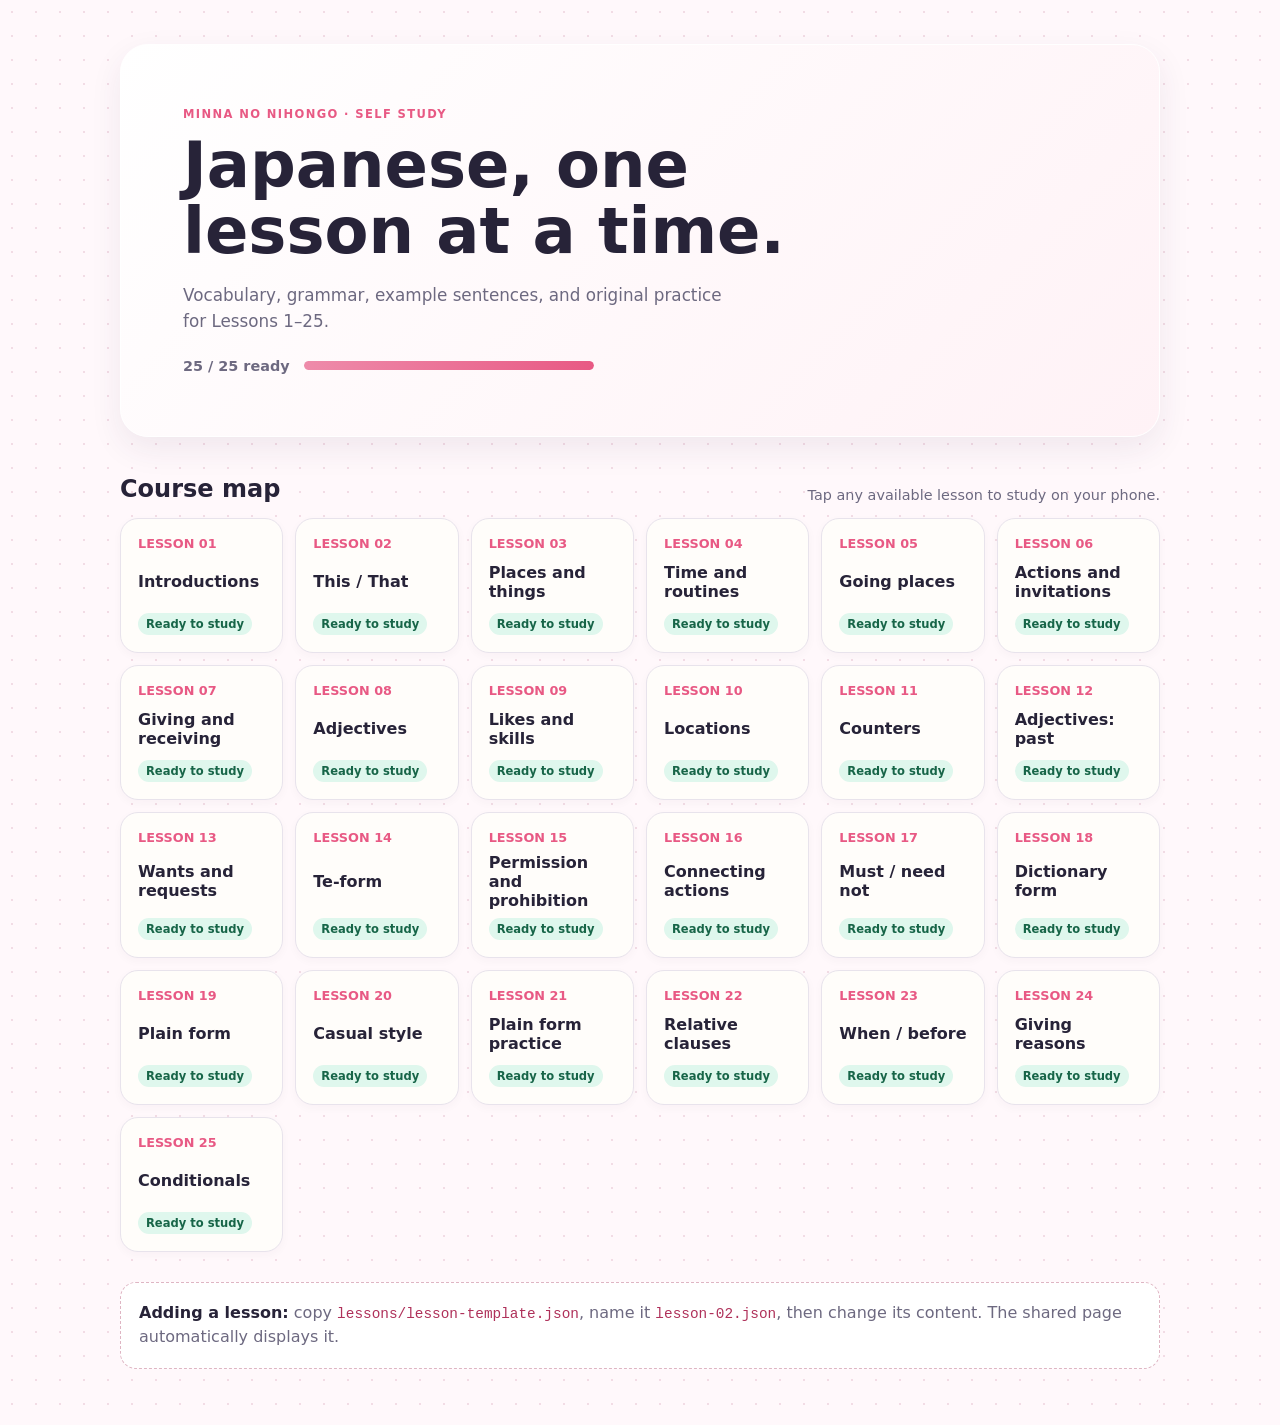
<file: index.html>
<!doctype html>
<html lang="en">
<head>
  <meta charset="utf-8">
  <meta name="viewport" content="width=device-width,initial-scale=1">
  <title>Minna Study Path</title>
  <link rel="stylesheet" href="assets/styles.css">
</head>
<body>
  <main class="shell">
    <header class="hero">
      <p class="eyebrow">MINNA NO NIHONGO · SELF STUDY</p>
      <h1>Japanese, one lesson at a time.</h1>
      <p class="lede">Vocabulary, grammar, example sentences, and original practice for Lessons 1–25.</p>
      <div class="progress-wrap"><span id="course-progress">0 / 25 ready</span><div class="progress"><i id="course-bar"></i></div></div>
    </header>
    <section aria-labelledby="lessons-heading">
      <div class="section-heading"><h2 id="lessons-heading">Course map</h2><p>Tap any available lesson to study on your phone.</p></div>
      <div id="lesson-grid" class="lesson-grid" aria-live="polite"></div>
    </section>
    <aside class="next-step"><strong>Adding a lesson:</strong> copy <code>lessons/lesson-template.json</code>, name it <code>lesson-02.json</code>, then change its content. The shared page automatically displays it.</aside>
  </main>
  <script src="assets/home.js"></script>
</body>
</html>
</file>
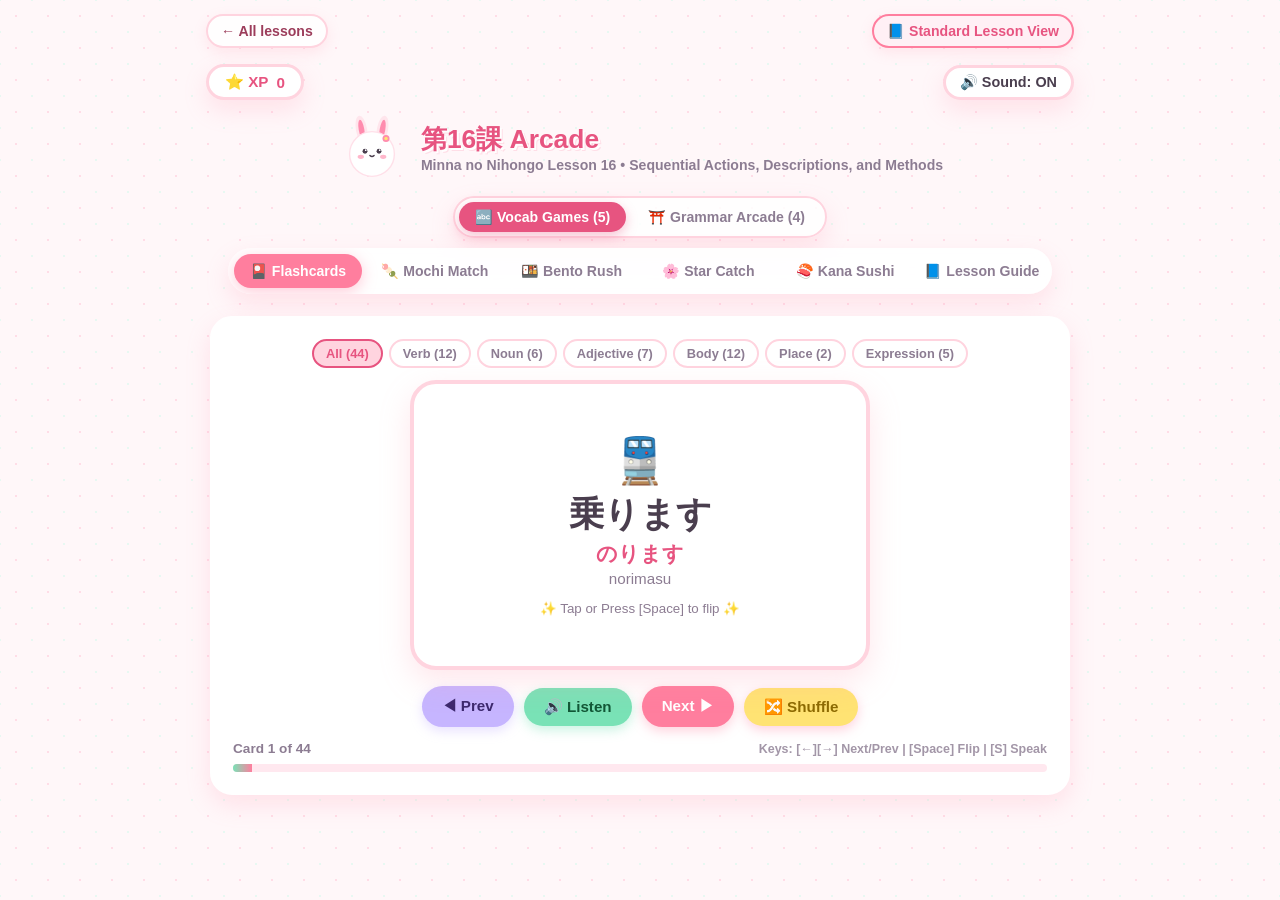
<file: Exercise.htm>
<!DOCTYPE html>
<html lang="ja">
<head>
  <meta charset="UTF-8">
  <meta name="viewport" content="width=device-width, initial-scale=1.0">
  <title>みんなの日本語 | Complete Study Arcade 🌸</title>
  <style>
    :root {
      --bg-cream: #FFF7F9;
      --card-bg: #FFFFFF;
      --pink-primary: #FF7E9E;
      --pink-light: #FFD4DF;
      --pink-deep: #E75480;
      --mint: #79E2B6;
      --mint-dark: #2F9B6E;
      --mint-light: #EEFFF7;
      --lavender: #C6B5FF;
      --sky: #8CD9FF;
      --yellow: #FFE373;
      --yellow-dark: #8C6A00;
      --text-main: #4A3E4E;
      --text-muted: #8C7C92;
      --shadow: 0 10px 25px rgba(255, 142, 170, 0.2);
      --radius: 22px;
      --font-main: -apple-system, BlinkMacSystemFont, 'Hiragino Sans', 'Yu Gothic', 'Meiryo', 'Noto Sans JP', sans-serif;
    }

    * {
      box-sizing: border-box;
      margin: 0;
      padding: 0;
      user-select: none;
      -webkit-user-select: none;
      -webkit-tap-highlight-color: transparent;
    }

    body {
      background: var(--bg-cream);
      color: var(--text-main);
      font-family: var(--font-main);
      min-height: 100vh;
      display: flex;
      flex-direction: column;
      align-items: center;
      padding-bottom: 40px;
      overflow-x: hidden;
      background-image: 
        radial-gradient(#FFDDE7 1.5px, transparent 1.5px),
        radial-gradient(#E8F8F2 1.5px, var(--bg-cream) 1.5px);
      background-size: 32px 32px;
      background-position: 0 0, 16px 16px;
    }

    header {
      width: 100%;
      max-width: 900px;
      padding: 16px 16px 8px;
      display: flex;
      flex-direction: column;
      align-items: center;
    }

    .course-back {
      align-self: flex-start;
      margin: 14px 16px -6px;
      color: #9C3D5B;
      background: rgba(255,255,255,0.92);
      border: 2px solid var(--pink-light);
      border-radius: 999px;
      padding: 7px 13px;
      text-decoration: none;
      font-weight: 800;
      font-size: 0.88rem;
      box-shadow: 0 5px 14px rgba(255, 142, 170, 0.16);
      transition: transform 0.15s;
    }
    .course-back:hover { transform: translateY(-2px); }
    .course-back:focus-visible { outline: 3px solid var(--sky); outline-offset: 2px; }

    .top-bar {
      width: 100%;
      display: flex;
      justify-content: space-between;
      align-items: center;
      margin-bottom: 12px;
    }

    .xp-badge {
      background: white;
      border: 3px solid var(--pink-light);
      padding: 6px 16px;
      border-radius: 50px;
      font-weight: 800;
      font-size: 0.95rem;
      color: var(--pink-deep);
      box-shadow: var(--shadow);
      display: flex;
      align-items: center;
      gap: 8px;
    }

    .audio-toggle-btn {
      background: white;
      border: 3px solid var(--pink-light);
      border-radius: 50px;
      padding: 6px 14px;
      cursor: pointer;
      font-size: 0.9rem;
      font-weight: 700;
      color: var(--text-main);
      box-shadow: var(--shadow);
      transition: all 0.2s;
    }
    .audio-toggle-btn:active { transform: scale(0.96); }

    .header-content {
      display: flex;
      align-items: center;
      gap: 14px;
      margin-bottom: 14px;
    }

    .mascot-container {
      width: 70px;
      height: 70px;
      animation: float 3s ease-in-out infinite;
      cursor: pointer;
      transition: transform 0.2s;
      flex-shrink: 0;
    }
    .mascot-container:active { transform: scale(1.15) rotate(6deg); }

    @keyframes float {
      0%, 100% { transform: translateY(0px); }
      50% { transform: translateY(-7px); }
    }

    .title-group h1 {
      font-size: 1.65rem;
      font-weight: 900;
      color: var(--pink-deep);
      text-shadow: 2px 2px 0px #FFF, 3px 3px 0px rgba(255, 126, 158, 0.2);
    }

    .title-group p {
      font-size: 0.88rem;
      color: var(--text-muted);
      font-weight: 600;
    }

    .arcade-mode-toggle {
      display: flex;
      gap: 6px;
      margin-bottom: 10px;
      background: rgba(255, 255, 255, 0.85);
      padding: 4px;
      border-radius: 50px;
      border: 2px solid var(--pink-light);
      box-shadow: var(--shadow);
    }

    .mode-toggle-btn {
      padding: 7px 16px;
      border-radius: 40px;
      border: none;
      background: transparent;
      font-family: inherit;
      font-weight: 850;
      font-size: 0.88rem;
      color: var(--text-muted);
      cursor: pointer;
      transition: all 0.2s;
      display: flex;
      align-items: center;
      gap: 6px;
    }

    .mode-toggle-btn.active {
      background: var(--pink-deep);
      color: white;
      box-shadow: 0 4px 12px rgba(231, 84, 128, 0.35);
    }

    .tabs-nav {
      display: flex;
      gap: 8px;
      max-width: 900px;
      width: 95%;
      overflow-x: auto;
      padding: 6px;
      background: rgba(255, 255, 255, 0.9);
      backdrop-filter: blur(8px);
      border-radius: 50px;
      box-shadow: var(--shadow);
      scrollbar-width: none;
    }
    .tabs-nav::-webkit-scrollbar { display: none; }

    .tab-btn {
      flex: 1;
      min-width: 120px;
      padding: 9px 12px;
      border: none;
      outline: none;
      background: transparent;
      border-radius: 40px;
      font-family: inherit;
      font-weight: 800;
      font-size: 0.88rem;
      color: var(--text-muted);
      cursor: pointer;
      display: flex;
      align-items: center;
      justify-content: center;
      gap: 6px;
      transition: all 0.2s ease;
      white-space: nowrap;
    }

    .tab-btn.active {
      background: var(--pink-primary);
      color: white;
      box-shadow: 0 4px 15px rgba(255, 126, 158, 0.4);
    }

    main {
      width: 95%;
      max-width: 860px;
      margin-top: 14px;
    }

    .game-section {
      display: none;
      animation: fadeIn 0.25s ease-out forwards;
    }
    .game-section.active { display: block; }

    @keyframes fadeIn {
      from { opacity: 0; transform: translateY(6px); }
      to { opacity: 1; transform: translateY(0); }
    }

    .kawaii-box {
      background: var(--card-bg);
      border-radius: var(--radius);
      box-shadow: var(--shadow);
      border: 3px solid #FFF;
      padding: 20px;
      position: relative;
    }

    .btn-cute {
      background: var(--pink-primary);
      color: white;
      border: none;
      padding: 10px 20px;
      border-radius: 50px;
      font-family: inherit;
      font-size: 0.95rem;
      font-weight: 800;
      cursor: pointer;
      transition: all 0.15s;
      box-shadow: 0 4px 12px rgba(255, 126, 158, 0.35);
      display: inline-flex;
      align-items: center;
      justify-content: center;
      gap: 6px;
    }
    .btn-cute:active { transform: scale(0.96); }

    .btn-mint {
      background: var(--mint);
      color: #115736;
      box-shadow: 0 4px 12px rgba(121, 226, 182, 0.4);
    }

    .btn-lavender {
      background: var(--lavender);
      color: #3b286d;
      box-shadow: 0 4px 12px rgba(198, 181, 255, 0.4);
    }

    /* FLASHCARDS */
    .flashcard-wrapper {
      perspective: 1000px;
      width: 100%;
      max-width: 460px;
      height: 290px;
      margin: 10px auto 16px;
      cursor: pointer;
    }
    .flashcard-inner {
      width: 100%;
      height: 100%;
      position: relative;
      transform-style: preserve-3d;
      transition: transform 0.5s cubic-bezier(0.175, 0.885, 0.32, 1.2);
      border-radius: 26px;
      box-shadow: 0 12px 30px rgba(255, 158, 181, 0.25);
    }
    .flashcard-wrapper.flipped .flashcard-inner { transform: rotateY(180deg); }
    .card-face {
      position: absolute;
      width: 100%;
      height: 100%;
      backface-visibility: hidden;
      border-radius: 26px;
      background: white;
      border: 4px solid var(--pink-light);
      display: flex;
      flex-direction: column;
      justify-content: center;
      align-items: center;
      padding: 20px;
      text-align: center;
    }
    .card-back {
      transform: rotateY(180deg);
      background: #FFFDF9;
      border-color: var(--yellow);
    }
    .card-face .card-icon { font-size: 2.8rem; margin-bottom: 4px; }
    .card-face .kanji-text { font-size: 2.2rem; font-weight: 900; color: var(--text-main); }
    .card-face .kana-text { font-size: 1.3rem; font-weight: 700; color: var(--pink-deep); margin-top: 2px; }
    .card-face .romaji-text { font-size: 0.95rem; color: var(--text-muted); margin-top: 2px; }
    .card-face .english-text { font-size: 1.45rem; font-weight: 900; color: var(--pink-deep); margin-bottom: 8px; line-height: 1.3; }
    .example-sentence {
      background: #FFF0F5;
      padding: 10px 14px;
      border-radius: 12px;
      font-size: 0.9rem;
      color: #6C4A5B;
      border-left: 4px solid var(--pink-primary);
      text-align: left;
      width: 100%;
      line-height: 1.45;
    }
    .card-controls {
      display: flex;
      justify-content: center;
      align-items: center;
      gap: 10px;
      flex-wrap: wrap;
    }
    .card-meta-bar {
      display: flex;
      justify-content: space-between;
      align-items: center;
      font-weight: 700;
      color: var(--text-muted);
      font-size: 0.85rem;
      margin-top: 14px;
    }
    .progress-bar-container {
      width: 100%;
      height: 8px;
      background: #FFE8EF;
      border-radius: 20px;
      overflow: hidden;
      margin-top: 8px;
    }
    .progress-fill {
      height: 100%;
      background: linear-gradient(90deg, var(--mint), var(--pink-primary));
      width: 0%;
      transition: width 0.3s;
    }
    .filter-tags {
      display: flex;
      gap: 6px;
      justify-content: center;
      margin-bottom: 12px;
      flex-wrap: wrap;
    }
    .tag-btn {
      padding: 5px 12px;
      border-radius: 30px;
      border: 2px solid var(--pink-light);
      background: white;
      font-size: 0.8rem;
      font-weight: 700;
      color: var(--text-muted);
      cursor: pointer;
      text-transform: capitalize;
    }
    .tag-btn.active {
      background: var(--pink-light);
      color: var(--pink-deep);
      border-color: var(--pink-deep);
    }

    /* MEMORY GAME */
    .memory-stats {
      display: flex;
      justify-content: space-around;
      margin-bottom: 14px;
      font-weight: 800;
      color: var(--text-muted);
    }
    .memory-stats span { color: var(--pink-deep); font-size: 1.15rem; }
    .memory-grid {
      display: grid;
      grid-template-columns: repeat(4, 1fr);
      gap: 10px;
    }
    @media (max-width: 600px) { .memory-grid { grid-template-columns: repeat(3, 1fr); } }
    .memory-card {
      height: 100px;
      position: relative;
      cursor: pointer;
      border-radius: 16px;
      perspective: 800px;
    }
    .memory-card-inner {
      width: 100%;
      height: 100%;
      position: relative;
      transform-style: preserve-3d;
      transition: transform 0.35s ease;
      border-radius: 16px;
    }
    .memory-card.flipped .memory-card-inner,
    .memory-card.matched .memory-card-inner { transform: rotateY(180deg); }
    .memory-face {
      position: absolute;
      width: 100%;
      height: 100%;
      backface-visibility: hidden;
      border-radius: 16px;
      display: flex;
      flex-direction: column;
      justify-content: center;
      align-items: center;
      padding: 6px;
      text-align: center;
      font-weight: 800;
      border: 3px solid #FFF;
      box-shadow: 0 4px 10px rgba(255, 142, 170, 0.15);
    }
    .memory-front { background: linear-gradient(135deg, #FFB8CE, #FF8CAE); color: white; font-size: 1.8rem; }
    .memory-back { background: white; transform: rotateY(180deg); border-color: var(--pink-light); color: var(--text-main); font-size: 0.92rem; }
    .memory-back .sub { font-size: 0.75rem; color: var(--pink-deep); margin-top: 3px; font-weight: 700; }
    .memory-card.matched { pointer-events: none; }
    .memory-card.matched .memory-back {
      background: var(--mint-light) !important;
      border: 3px solid var(--mint-dark) !important;
    }
    .matched-badge { position: absolute; top: 3px; right: 5px; font-size: 0.75rem; color: var(--mint-dark); }

    /* BENTO SPEED QUIZ */
    .quiz-header { display: flex; justify-content: space-between; align-items: center; margin-bottom: 10px; }
    .quiz-streak {
      background: var(--yellow);
      color: var(--yellow-dark);
      padding: 5px 12px;
      border-radius: 30px;
      font-weight: 800;
      font-size: 0.85rem;
    }
    .timer-bar { width: 100%; height: 9px; background: #FFE8EE; border-radius: 20px; overflow: hidden; margin-bottom: 16px; }
    .timer-fill { height: 100%; background: var(--pink-primary); width: 100%; transition: width 0.1s linear; }
    .quiz-question-box {
      text-align: center;
      padding: 22px 16px;
      background: #FFF9FA;
      border: 3px dashed var(--pink-light);
      border-radius: 18px;
      margin-bottom: 18px;
    }
    .quiz-prompt-label { font-size: 0.8rem; font-weight: 700; color: var(--text-muted); text-transform: uppercase; }
    .quiz-prompt-word { font-size: 2.1rem; font-weight: 900; color: var(--pink-deep); margin-top: 4px; }
    .quiz-prompt-sub { font-size: 1.1rem; color: var(--text-muted); font-weight: 700; }
    .quiz-options-grid { display: grid; grid-template-columns: 1fr 1fr; gap: 12px; }
    @media (max-width: 550px) { .quiz-options-grid { grid-template-columns: 1fr; } }
    .quiz-opt-btn {
      background: white;
      border: 3px solid var(--pink-light);
      padding: 14px 12px;
      border-radius: 16px;
      font-family: inherit;
      font-size: 0.98rem;
      font-weight: 800;
      color: var(--text-main);
      cursor: pointer;
      transition: all 0.15s;
      display: flex;
      align-items: center;
      gap: 10px;
      text-align: left;
    }
    .quiz-opt-key {
      background: #FFE5EE;
      color: var(--pink-deep);
      width: 26px;
      height: 26px;
      border-radius: 50%;
      display: flex;
      align-items: center;
      justify-content: center;
      font-size: 0.8rem;
      flex-shrink: 0;
    }
    .quiz-opt-btn.correct { background: var(--mint) !important; border-color: var(--mint-dark) !important; color: #0A5531 !important; }
    .quiz-opt-btn.wrong { background: #FFD4D4 !important; border-color: #FF6868 !important; color: #901111 !important; }

    /* STAR CATCHER */
    .catcher-arena {
      width: 100%;
      height: 360px;
      background: linear-gradient(180deg, #1A1838 0%, #3B2A63 70%, #683F75 100%);
      border-radius: 20px;
      position: relative;
      overflow: hidden;
    }
    .catcher-pause-screen {
      position: absolute;
      top: 0; left: 0; width: 100%; height: 100%;
      background: rgba(26, 24, 56, 0.88);
      backdrop-filter: blur(4px);
      display: none;
      flex-direction: column;
      justify-content: center;
      align-items: center;
      color: white;
      z-index: 50;
      text-align: center;
    }
    .falling-star {
      position: absolute;
      background: white;
      padding: 8px 16px;
      border-radius: 30px;
      font-weight: 900;
      font-size: 1.15rem;
      color: #3C1E5A;
      box-shadow: 0 0 15px rgba(255, 255, 255, 0.9);
      border: 3px solid var(--yellow);
      display: flex;
      align-items: center;
      gap: 6px;
      transform: translateX(-50%);
    }
    .star-basket-zone {
      position: absolute;
      bottom: 0; left: 0; width: 100%;
      padding: 10px;
      display: grid;
      grid-template-columns: repeat(3, 1fr);
      gap: 8px;
      background: rgba(255, 255, 255, 0.15);
      backdrop-filter: blur(5px);
    }
    .basket-btn {
      background: white;
      border: 3px solid var(--yellow);
      border-radius: 14px;
      padding: 10px 4px;
      font-family: inherit;
      font-weight: 800;
      font-size: 0.85rem;
      color: #3C1E5A;
      cursor: pointer;
    }
    .catcher-stats {
      display: flex;
      justify-content: space-between;
      color: white;
      font-weight: 800;
      padding: 10px 16px;
      position: relative;
      z-index: 5;
    }

    /* KANA SUSHI */
    .scramble-target { text-align: center; margin-bottom: 18px; }
    .scramble-en { font-size: 1.55rem; font-weight: 900; color: var(--pink-deep); }
    .scramble-kanji { font-size: 1.1rem; color: var(--text-muted); font-weight: 700; margin-top: 3px; }
    .scramble-slots { display: flex; gap: 8px; justify-content: center; margin-bottom: 20px; min-height: 55px; flex-wrap: wrap; }
    .slot-box {
      width: 50px; height: 55px;
      border-bottom: 4px solid var(--pink-primary);
      background: #FFF1F5;
      border-radius: 12px 12px 4px 4px;
      display: flex; align-items: center; justify-content: center;
      font-size: 1.5rem; font-weight: 900; color: var(--pink-deep);
      cursor: pointer;
    }
    .scramble-tiles { display: flex; gap: 10px; justify-content: center; flex-wrap: wrap; margin-bottom: 20px; }
    .kana-tile {
      width: 54px; height: 58px;
      background: white;
      border: 3px solid var(--pink-light);
      border-radius: 16px;
      display: flex; align-items: center; justify-content: center;
      font-size: 1.5rem; font-weight: 900; color: var(--text-main);
      cursor: pointer;
      box-shadow: 0 4px 10px rgba(255, 142, 170, 0.15);
    }
    .kana-tile.used { opacity: 0.2; pointer-events: none; }

    /* SHINKANSEN */
    .shinkansen-arena {
      background: linear-gradient(180deg, #E8F5FF 0%, #FFF 100%);
      border: 2px dashed #93D5FF;
      border-radius: 20px;
      padding: 20px 14px;
      text-align: center;
      margin-bottom: 18px;
      position: relative;
      overflow: hidden;
    }
    .train-track {
      min-height: 85px;
      border-bottom: 5px dashed #7DB7D9;
      display: flex;
      align-items: center;
      justify-content: flex-start;
      gap: 8px;
      padding: 10px 12px 4px;
      overflow-x: auto;
      margin-bottom: 16px;
      transition: transform 0.5s ease-in-out;
    }
    .carriage-car {
      background: #FFFFFF;
      border: 3px solid #3AA5E8;
      border-radius: 14px;
      padding: 10px 14px;
      font-weight: 850;
      color: #174E73;
      box-shadow: 0 4px 10px rgba(58, 165, 232, 0.2);
      cursor: pointer;
      display: inline-flex;
      align-items: center;
      gap: 6px;
      white-space: nowrap;
      position: relative;
    }
    .carriage-car::after {
      content: '● ●';
      position: absolute;
      bottom: -11px;
      left: 50%;
      transform: translateX(-50%);
      font-size: 0.65rem;
      color: #4A5F70;
      letter-spacing: 12px;
    }
    .engine-head {
      background: #3AA5E8;
      color: white;
      border-radius: 18px 8px 8px 18px;
      padding: 10px 14px;
      font-weight: 900;
      display: inline-flex;
      align-items: center;
      gap: 4px;
    }
    .carriage-pool {
      display: flex;
      gap: 10px;
      justify-content: center;
      flex-wrap: wrap;
      margin-top: 14px;
    }
    .chunk-tile {
      background: white;
      border: 3px solid var(--pink-light);
      border-radius: 14px;
      padding: 10px 16px;
      font-weight: 800;
      font-size: 1.05rem;
      color: var(--text-main);
      cursor: pointer;
      box-shadow: 0 4px 12px rgba(255, 142, 170, 0.15);
      transition: all 0.15s;
    }
    .chunk-tile:active { transform: scale(0.95); }
    .chunk-tile.used { opacity: 0.2; pointer-events: none; }

    @keyframes shake {
      0%, 100% { transform: translateX(0); }
      20%, 60% { transform: translateX(-8px); }
      40%, 80% { transform: translateX(8px); }
    }
    .shake-anim { animation: shake 0.4s ease-in-out; }

    /* TAKOYAKI */
    .takoyaki-grill {
      background: #332729;
      border: 5px solid #231B1C;
      border-radius: 24px;
      padding: 24px 16px;
      text-align: center;
      position: relative;
      box-shadow: inset 0 0 20px rgba(0,0,0,0.6);
      margin-bottom: 18px;
    }
    .takoyaki-ball {
      width: 140px;
      height: 140px;
      background: radial-gradient(circle at 35% 35%, #FFCE85, #E58E26);
      border-radius: 50%;
      margin: 0 auto 16px;
      display: flex;
      flex-direction: column;
      align-items: center;
      justify-content: center;
      box-shadow: 0 8px 25px rgba(229, 142, 38, 0.5);
      border: 4px solid #FFF3D6;
      transition: transform 0.4s cubic-bezier(0.175, 0.885, 0.32, 1.2);
    }
    .takoyaki-ball.flipped-ok {
      background: radial-gradient(circle at 35% 35%, #8DEBBF, #2F9B6E);
      box-shadow: 0 8px 25px rgba(47, 155, 110, 0.5);
      transform: rotate(360deg) scale(1.08);
    }
    .takoyaki-ball.burnt {
      background: radial-gradient(circle at 35% 35%, #7D6B6E, #3D2B2E);
      box-shadow: 0 8px 25px rgba(61, 43, 46, 0.5);
    }
    .sizzle-bar {
      width: 100%;
      height: 8px;
      background: rgba(255,255,255,0.2);
      border-radius: 20px;
      overflow: hidden;
      margin-bottom: 14px;
    }
    .sizzle-fill {
      height: 100%;
      background: var(--yellow);
      width: 100%;
      transition: width 0.1s linear;
    }
    .takoyaki-plate-btn {
      background: #FFF;
      color: #542E0C;
      border: 3px solid #E58E26;
      padding: 14px 10px;
      border-radius: 16px;
      font-weight: 850;
      font-size: 1rem;
      cursor: pointer;
      transition: all 0.15s;
    }
    .takoyaki-plate-btn.correct {
      background: var(--mint) !important;
      border-color: var(--mint-dark) !important;
      color: #0A5531 !important;
    }
    .takoyaki-plate-btn.wrong {
      background: #FFD4D4 !important;
      border-color: #FF6868 !important;
      color: #901111 !important;
    }

    /* BOBA */
    .boba-cup-arena {
      background: linear-gradient(180deg, #FFF0F5 0%, #FFE1EC 100%);
      border: 3px solid #FFC2D6;
      border-radius: 24px;
      padding: 24px 16px;
      text-align: center;
      position: relative;
      margin-bottom: 18px;
    }
    .boba-pearl-zone {
      display: flex;
      gap: 12px;
      justify-content: center;
      flex-wrap: wrap;
      margin-top: 20px;
    }
    .boba-pearl-btn {
      width: 65px;
      height: 65px;
      background: #4A3E4E;
      color: #FFE5EE;
      border: 3px solid #FFF;
      border-radius: 50%;
      font-size: 1.45rem;
      font-weight: 900;
      cursor: pointer;
      box-shadow: 0 6px 16px rgba(74, 62, 78, 0.3);
      display: flex;
      align-items: center;
      justify-content: center;
      transition: all 0.15s;
    }
    .boba-pearl-btn:active { transform: scale(0.9); }
    .boba-pearl-btn.correct { background: var(--mint-dark) !important; color: white !important; }
    .boba-pearl-btn.wrong { background: #E75480 !important; color: white !important; }

    /* KONBINI */
    .dialogue-scene-box {
      background: #FFF;
      border: 3px solid var(--pink-light);
      border-radius: 22px;
      padding: 20px;
      margin-bottom: 18px;
      box-shadow: var(--shadow);
    }
    .npc-row {
      display: flex;
      align-items: flex-start;
      gap: 14px;
      margin-bottom: 16px;
    }
    .npc-avatar {
      width: 60px;
      height: 60px;
      background: #FFE8F0;
      border-radius: 50%;
      display: flex;
      align-items: center;
      justify-content: center;
      font-size: 2rem;
      flex-shrink: 0;
      border: 3px solid var(--pink-light);
    }
    .speech-balloon {
      background: #FFF8FA;
      border: 2px solid var(--pink-light);
      border-radius: 18px 18px 18px 4px;
      padding: 14px 18px;
      font-size: 1.15rem;
      font-weight: 800;
      color: #332838;
      position: relative;
      line-height: 1.5;
    }
    .roleplay-choice-btn {
      width: 100%;
      background: white;
      border: 2px solid #FEDAE4;
      border-radius: 14px;
      padding: 13px 16px;
      text-align: left;
      font-family: inherit;
      font-size: 0.98rem;
      font-weight: 750;
      color: var(--text-main);
      cursor: pointer;
      margin-bottom: 10px;
      transition: all 0.15s;
    }
    .roleplay-choice-btn:hover:not(:disabled) { background: #FFF5F8; border-color: var(--pink-primary); }
    .roleplay-choice-btn.correct { background: var(--mint-light) !important; border-color: var(--mint-dark) !important; color: #105934 !important; }
    .roleplay-choice-btn.wrong { background: #FFE8ED !important; border-color: #E75480 !important; color: #9A1C43 !important; }

    /* MODAL */
    .modal-overlay {
      position: fixed;
      top: 0; left: 0; width: 100vw; height: 100vh;
      background: rgba(0, 0, 0, 0.45);
      backdrop-filter: blur(4px);
      display: none;
      justify-content: center;
      align-items: center;
      z-index: 1000;
      padding: 20px;
    }
    .modal-overlay.active { display: flex; animation: fadeIn 0.3s; }
    .modal-card {
      background: white;
      border-radius: 26px;
      padding: 30px 20px;
      text-align: center;
      max-width: 400px;
      width: 100%;
      border: 4px solid var(--pink-light);
      box-shadow: 0 20px 40px rgba(0,0,0,0.2);
    }
    .modal-card h2 { font-size: 1.8rem; color: var(--pink-deep); margin-bottom: 8px; }
    .modal-card p { color: var(--text-muted); margin-bottom: 20px; font-weight: 600; font-size: 0.95rem; }

    #confetti-canvas {
      position: fixed;
      top: 0; left: 0; width: 100%; height: 100%;
      pointer-events: none;
      z-index: 999;
    }
  </style>
</head>
<body>

  <canvas id="confetti-canvas"></canvas>
<div style="width:100%; max-width:900px; display:flex; justify-content:space-between; align-items:center; padding: 0 16px;">
  <a class="course-back" href="index.html" aria-label="Return to all lessons" style="margin: 14px 0 0;">← All lessons</a>
  <a class="course-back" id="textbook-view-btn" href="lesson.html" style="margin: 14px 0 0; background:#FFF0F5; border-color:var(--pink-primary); color:var(--pink-deep);">📘 Standard Lesson View</a>
</div>

  <header>
    <div class="top-bar">
      <div class="xp-badge">
        <span>⭐ XP</span>
        <span id="player-xp">0</span>
      </div>
      <button class="audio-toggle-btn" id="sound-btn" onclick="toggleAudio()">🔊 Sound: ON</button>
    </div>

    <div class="header-content">
      <div class="mascot-container" onclick="mascotCheer()" title="Click me for a cheer!">
        <svg viewBox="0 0 100 100" width="100%" height="100%">
          <ellipse cx="35" cy="25" rx="8" ry="20" fill="#FFE5EC" transform="rotate(-10 35 25)" />
          <ellipse cx="35" cy="25" rx="4" ry="14" fill="#FF8CAE" transform="rotate(-10 35 25)" />
          <ellipse cx="65" cy="25" rx="8" ry="20" fill="#FFE5EC" transform="rotate(10 65 25)" />
          <ellipse cx="65" cy="25" rx="4" ry="14" fill="#FF8CAE" transform="rotate(10 65 25)" />
          <circle cx="50" cy="60" r="32" fill="#FFFFFF" stroke="#FFE0E9" stroke-width="2" />
          <circle cx="40" cy="56" r="3.5" fill="#4A3E4E" />
          <circle cx="41" cy="54.5" r="1.2" fill="#FFFFFF" />
          <circle cx="60" cy="56" r="3.5" fill="#4A3E4E" />
          <circle cx="61" cy="54.5" r="1.2" fill="#FFFFFF" />
          <ellipse cx="34" cy="64" rx="4.5" ry="3" fill="#FFA5BE" opacity="0.8" />
          <ellipse cx="66" cy="64" rx="4.5" ry="3" fill="#FFA5BE" opacity="0.8" />
          <path d="M 47 62 Q 50 65 53 62" fill="none" stroke="#4A3E4E" stroke-width="2" stroke-linecap="round" />
          <circle cx="70" cy="38" r="5" fill="#FF8CAE" />
          <circle cx="70" cy="38" r="2.5" fill="#FFE373" />
        </svg>
      </div>

      <div class="title-group">
        <h1 id="lesson-title">Loading Lesson...</h1>
        <p id="lesson-subtitle">Minna no Nihongo Study Arcade</p>
      </div>
    </div>

    <!-- MODE SWITCHER: VOCAB GAMES VS GRAMMAR ARCADE -->
    <div class="arcade-mode-toggle">
      <button class="mode-toggle-btn active" id="mode-btn-vocab" onclick="setArcadeMode('vocab')">🔤 Vocab Games (5)</button>
      <button class="mode-toggle-btn" id="mode-btn-grammar" onclick="setArcadeMode('grammar')">⛩️ Grammar Arcade (4)</button>
    </div>

    <!-- TABS BAR -->
    <nav class="tabs-nav" id="arcade-tabs-nav">
      <!-- VOCAB TABS -->
      <button class="tab-btn active tab-group-vocab" data-tab="cards" onclick="switchTab('cards', this)">🎴 Flashcards</button>
      <button class="tab-btn tab-group-vocab" data-tab="memory" onclick="switchTab('memory', this)">🍡 Mochi Match</button>
      <button class="tab-btn tab-group-vocab" data-tab="quiz" onclick="switchTab('quiz', this)">🍱 Bento Rush</button>
      <button class="tab-btn tab-group-vocab" data-tab="catcher" onclick="switchTab('catcher', this)">🌸 Star Catch</button>
      <button class="tab-btn tab-group-vocab" data-tab="scramble" onclick="switchTab('scramble', this)">🍣 Kana Sushi</button>

      <!-- GRAMMAR TABS -->
      <button class="tab-btn tab-group-grammar" data-tab="shinkansen" onclick="switchTab('shinkansen', this)" style="display:none;">🚅 Shinkansen</button>
      <button class="tab-btn tab-group-grammar" data-tab="takoyaki" onclick="switchTab('takoyaki', this)" style="display:none;">🐙 Takoyaki</button>
      <button class="tab-btn tab-group-grammar" data-tab="boba" onclick="switchTab('boba', this)" style="display:none;">🧋 Boba Pop</button>
      <button class="tab-btn tab-group-grammar" data-tab="konbini" onclick="switchTab('konbini', this)" style="display:none;">🏪 Konbini</button>

      <!-- GUIDE TAB -->
      <button class="tab-btn" id="guide-tab" data-tab="guide" onclick="switchTab('guide', this)" style="display:none;">📘 Lesson Guide</button>
    </nav>
  </header>

  <main>
    <!-- VOCAB GAME 1: FLASHCARDS -->
    <section id="tab-cards" class="game-section active">
      <div class="kawaii-box">
        <div class="filter-tags" id="filter-tags">
          <button class="tag-btn active" onclick="filterCards('all', this)">All</button>
        </div>

        <div class="flashcard-wrapper" onclick="flipCard()">
          <div class="flashcard-inner" id="flashcard-inner">
            <div class="card-face card-front">
              <div class="card-icon" id="fc-icon">🌸</div>
              <div class="kanji-text" id="fc-kanji">Loading...</div>
              <div class="kana-text" id="fc-kana">...</div>
              <div class="romaji-text" id="fc-romaji">...</div>
              <small style="margin-top: 14px; color: var(--text-muted);">✨ Tap or Press [Space] to flip ✨</small>
            </div>
            <div class="card-face card-back">
              <div class="card-icon" id="fc-icon-back">🌸</div>
              <div class="english-text" id="fc-en">...</div>
              <div class="example-sentence" id="fc-example">...</div>
              <small style="margin-top: 12px; color: var(--text-muted);" id="fc-sub-example">Example sentence</small>
            </div>
          </div>
        </div>

        <div class="card-controls">
          <button class="btn-cute btn-lavender" onclick="prevCard()" title="Keyboard: [←]">◀ Prev</button>
          <button class="btn-cute btn-mint" onclick="speakCurrentCard()" title="Keyboard: [S]">🔊 Listen</button>
          <button class="btn-cute" onclick="nextCard()" title="Keyboard: [→]">Next ▶</button>
          <button class="btn-cute" style="background: var(--yellow); color: var(--yellow-dark);" onclick="shuffleCards()">🔀 Shuffle</button>
        </div>

        <div class="card-meta-bar">
          <span id="fc-counter">Card 1 of 1</span>
          <span style="font-size: 0.78rem; opacity: 0.8;">Keys: [←][→] Next/Prev | [Space] Flip | [S] Speak</span>
        </div>

        <div class="progress-bar-container">
          <div class="progress-fill" id="card-progress"></div>
        </div>
      </div>
    </section>

    <!-- VOCAB GAME 2: MOCHI MATCH -->
    <section id="tab-memory" class="game-section">
      <div class="kawaii-box">
        <div class="memory-stats">
          <div>Moves: <span id="memory-moves">0</span></div>
          <div>Pairs Left: <span id="memory-left">8</span></div>
          <div>Best: <span id="memory-best">-</span></div>
        </div>
        <div class="memory-grid" id="memory-grid"></div>
        <div style="text-align: center; margin-top: 20px;">
          <button class="btn-cute btn-mint" onclick="initMemoryGame()">🔄 Restart Board</button>
        </div>
      </div>
    </section>

    <!-- VOCAB GAME 3: BENTO SPEED QUIZ -->
    <section id="tab-quiz" class="game-section">
      <div class="kawaii-box">
        <div class="quiz-header">
          <div class="xp-badge">Q <span id="quiz-curr">1</span>/10</div>
          <div class="quiz-streak" id="streak-indicator">🔥 Streak: 0</div>
          <div style="font-weight: 800; color: var(--pink-deep);" id="quiz-score">Score: 0</div>
        </div>

        <div class="timer-bar">
          <div class="timer-fill" id="quiz-timer-fill"></div>
        </div>

        <div class="quiz-question-box">
          <div class="quiz-prompt-label">Select the correct English translation:</div>
          <div class="quiz-prompt-word" id="quiz-prompt">...</div>
          <div class="quiz-prompt-sub" id="quiz-prompt-sub">...</div>
        </div>

        <div class="quiz-options-grid" id="quiz-options"></div>
        <div style="margin-top: 14px; text-align: center; font-size: 0.82rem; color: var(--text-muted); font-weight: 700;">
          💡 Tip: You can also press keys [1], [2], [3], [4] on your keyboard!
        </div>
      </div>
    </section>

    <!-- VOCAB GAME 4: FALLING STAR CATCHER -->
    <section id="tab-catcher" class="game-section">
      <div class="kawaii-box">
        <div class="catcher-arena" id="catcher-arena">
          <div class="catcher-stats">
            <div>Score: <span id="catcher-score">0</span></div>
            <div>Lives: <span id="catcher-lives">❤️❤️❤️</span></div>
          </div>

          <div class="catcher-pause-screen" id="catcher-pause-overlay">
            <h3 style="font-size: 1.6rem; margin-bottom: 8px;">Game Paused ⏸️</h3>
            <p style="margin-bottom: 14px; opacity: 0.85; font-size: 0.9rem;">Tap resume whenever you are ready!</p>
            <button class="btn-cute btn-mint" onclick="resumeCatcher()">▶ Resume</button>
          </div>

          <div class="falling-star" id="active-star" style="display:none; top: 0; left: 50%;">
            ⭐ <span id="star-text">...</span>
          </div>

          <div class="star-basket-zone" id="catcher-baskets"></div>
        </div>
        <div style="text-align: center; margin-top: 14px;">
          <button class="btn-cute btn-mint" id="catcher-start-btn" onclick="startCatcherGame()">🚀 Start Game</button>
        </div>
      </div>
    </section>

    <!-- VOCAB GAME 5: SUSHI KANA SCRAMBLE -->
    <section id="tab-scramble" class="game-section">
      <div class="kawaii-box">
        <div class="scramble-target">
          <div style="font-size: 2.3rem;" id="scramble-icon">🍣</div>
          <div class="scramble-en" id="scramble-en">...</div>
          <div class="scramble-kanji" id="scramble-kanji">Kanji: ...</div>
          <div style="font-size: 0.8rem; color: var(--text-muted); margin-top: 4px;">Tap any placed letter below to remove it!</div>
        </div>

        <div class="scramble-slots" id="scramble-slots"></div>
        <div class="scramble-tiles" id="scramble-tiles"></div>

        <div style="display: flex; justify-content: center; gap: 10px; flex-wrap: wrap;">
          <button class="btn-cute btn-lavender" onclick="clearScramble()">↩ Reset</button>
          <button class="btn-cute btn-mint" onclick="hintScramble()">💡 Hint</button>
          <button class="btn-cute" onclick="nextScrambleWord()">Next Word ▶</button>
        </div>
      </div>
    </section>

    <!-- GRAMMAR GAME A: SHINKANSEN SENTENCE BUILDER -->
    <section id="tab-shinkansen" class="game-section">
      <div class="kawaii-box">
        <div style="display:flex; justify-content:space-between; align-items:center; margin-bottom:12px;">
          <h3 style="color:#174E73; font-size:1.15rem;">🚅 Shinkansen Sentence Assembly</h3>
          <div class="xp-badge"># <span id="shinkansen-curr">1</span></div>
        </div>
        
        <p id="shinkansen-target-en" style="font-size:1.05rem; font-weight:800; color:var(--text-main); margin-bottom:14px; background:#F0F8FF; padding:10px 14px; border-radius:12px;">
          Tap carriages in proper sequence!
        </p>

        <div class="shinkansen-arena">
          <div class="train-track" id="shinkansen-train">
            <div class="engine-head">🚅 前</div>
          </div>
          <small style="color:#6A8699;" id="shinkansen-feedback-msg">Tap any coupled carriage to send it back below</small>
        </div>

        <div class="carriage-pool" id="shinkansen-pool"></div>

        <div style="display:flex; justify-content:center; gap:10px; margin-top:20px; flex-wrap:wrap;">
          <button class="btn-cute btn-lavender" onclick="resetShinkansenCurrent()">↩ Reset Track</button>
          <button class="btn-cute" style="background:var(--yellow); color:var(--yellow-dark);" onclick="showShinkansenHint()">💡 Show Order</button>
          <button class="btn-cute btn-mint" onclick="checkShinkansenTrain()">🚀 Launch Train ▶</button>
        </div>
      </div>
    </section>

    <!-- GRAMMAR GAME B: TAKOYAKI CONJUGATION FLIP -->
    <section id="tab-takoyaki" class="game-section">
      <div class="kawaii-box">
        <div style="display:flex; justify-content:space-between; align-items:center; margin-bottom:12px;">
          <h3 style="color:#E58E26; font-size:1.15rem;">🐙 Takoyaki Conjugation Grill</h3>
          <div class="xp-badge">Score: <span id="takoyaki-score">0</span></div>
        </div>

        <div class="sizzle-bar"><div class="sizzle-fill" id="takoyaki-timer"></div></div>

        <div class="takoyaki-grill">
          <div class="takoyaki-ball" id="active-takoyaki">
            <span style="font-size:1.55rem; font-weight:900; color:#4E270A;" id="takoyaki-base">乗ります</span>
            <span style="font-size:0.85rem; font-weight:800; color:#854907; margin-top:2px;" id="takoyaki-target-form">て-form</span>
          </div>
          <p id="takoyaki-hint" style="color:#FFE5C2; font-size:0.88rem; min-height:1.4em;">Tap the plate with the correct form before it burns!</p>
        </div>

        <div style="display:grid; grid-template-columns:repeat(3, 1fr); gap:10px;" id="takoyaki-plates"></div>
      </div>
    </section>

    <!-- GRAMMAR GAME C: BOBA PARTICLE POP -->
    <section id="tab-boba" class="game-section">
      <div class="kawaii-box">
        <div style="display:flex; justify-content:space-between; align-items:center; margin-bottom:12px;">
          <h3 style="color:var(--pink-deep); font-size:1.15rem;">🧋 Boba Particle Pop</h3>
          <div class="xp-badge">Drill <span id="boba-curr">1</span></div>
        </div>

        <div class="boba-cup-arena">
          <div style="font-size:3rem; margin-bottom:4px;">🧋</div>
          <div style="font-size:1.4rem; font-weight:900; color:#3A2738; margin-bottom:8px; line-height:1.5;" id="boba-sentence">
            大阪駅 [ ? ] 新快速に乗ります。
          </div>
          <p style="font-size:0.9rem; color:var(--text-muted); min-height:1.4em;" id="boba-hint">Select the correct particle pearl!</p>

          <div class="boba-pearl-zone" id="boba-pearls"></div>
        </div>
      </div>
    </section>

    <!-- GRAMMAR GAME D: KONBINI ROLEPLAY -->
    <section id="tab-konbini" class="game-section">
      <div class="kawaii-box">
        <div style="display:flex; justify-content:space-between; align-items:center; margin-bottom:12px;">
          <h3 style="color:var(--mint-dark); font-size:1.15rem;">🏪 Situational Dialogue Roleplay</h3>
          <div class="xp-badge">Scene <span id="konbini-curr">1</span></div>
        </div>

        <div class="dialogue-scene-box">
          <div class="npc-row">
            <div class="npc-avatar" id="konbini-avatar">🌸</div>
            <div>
              <div style="font-size:0.82rem; font-weight:800; color:var(--pink-deep); margin-bottom:4px;" id="konbini-speaker">マルコ (Tourist)</div>
              <div class="speech-balloon" id="konbini-prompt">京都へどうやって行きますか？</div>
            </div>
          </div>

          <div id="konbini-choices"></div>

          <div id="konbini-feedback" style="display:none; margin-top:14px; padding:12px; border-radius:12px; background:#F0FFF7; border:1px solid #79E2B6; color:#12633C; font-size:0.92rem; line-height:1.5;"></div>
        </div>
      </div>
    </section>

    <!-- TAB: LESSON GUIDE -->
    <section id="tab-guide" class="game-section">
      <div class="kawaii-box" id="lesson-guide"></div>
    </section>
  </main>

  <!-- WIN MODAL -->
  <div class="modal-overlay" id="win-modal">
    <div class="modal-card">
      <div style="font-size: 3.2rem; margin-bottom: 6px;">🎉🌸</div>
      <h2 id="modal-title">Subarashii! (素晴らしい)</h2>
      <p id="modal-desc">Challenge completed!</p>
      <button class="btn-cute btn-mint" onclick="closeModal()">Yatta! Play Again</button>
    </div>
  </div>

  <script>
    /* =========================================================
       1. UNIVERSAL ENGINE: DYNAMIC DATA LOADER
    ========================================================== */
    let ACTIVE_VOCAB = [];
    let cardList = [];
    let ACTIVE_LESSON_DATA = null;
    let currentArcadeMode = 'vocab';
    let missedVocabIds = new Set(JSON.parse(localStorage.getItem('minna_missed_vocab') || '[]'));

    const urlParams = new URLSearchParams(window.location.search);
    const rawLessonParam = urlParams.get('lesson') || '16';
    const lessonNumberPadded = String(rawLessonParam).padStart(2, '0');

    // Immediately point the textbook view button to the current lesson number
    const textbookBtn = document.getElementById('textbook-view-btn');
    if (textbookBtn) {
      textbookBtn.href = `lesson.html?lesson=${rawLessonParam}`;
    }

    function cleanMeaning(str) {
      if (!str) return '';
      return String(str).replace(/\s*\[.*?\]|\s*\(.*?\)/g, '').trim();
    }

    function recordMissedVocab(id) {
      if (!id) return;
      missedVocabIds.add(id);
      localStorage.setItem('minna_missed_vocab', JSON.stringify([...missedVocabIds]));
      if (currentTab === 'cards') buildFilterButtons(ACTIVE_VOCAB);
    }

    function removeMissedVocab(id) {
      if (!id || !missedVocabIds.has(id)) return;
      missedVocabIds.delete(id);
      localStorage.setItem('minna_missed_vocab', JSON.stringify([...missedVocabIds]));
      if (currentTab === 'cards') buildFilterButtons(ACTIVE_VOCAB);
    }

    function getWordIcon(item) {
      if (item.icon) return item.icon;
      const cat = (item.category || item.type || '').toLowerCase();
      const m = (item.meaning || item.en || '').toLowerCase();
      
      if (cat.includes('verb') || m.startsWith('to ') || m.includes('ride')) {
        if (m.includes('ride') || m.includes('train')) return '🚆';
        if (m.includes('shower') || m.includes('bath')) return '🚿';
        if (m.includes('money') || m.includes('withdraw')) return '🏧';
        if (m.includes('quit') || m.includes('stop')) return '🛑';
        return '⚡';
      }
      if (cat.includes('body')) return '💪';
      if (cat.includes('place') || cat.includes('country')) return '⛩️';
      if (cat.includes('person') || cat.includes('people') || cat.includes('job')) return '👤';
      if (cat.includes('adj')) return '✨';
      return '🌸';
    }

    function mapVocabForArcade(vocabList) {
      return vocabList.map((v, i) => {
        let exText = '';
        let exTranslation = '';
        if (v.example) {
          exText = v.example.kanji || v.example.kana || (typeof v.example === 'string' ? v.example : '');
          exTranslation = v.example.translation || '';
        }
        return {
          id: v.id || `vocab-${i}`,
          kanji: v.kanji || '',
          kana: v.kana || '',
          romaji: v.romaji || '',
          en: v.meaning || v.en || '',
          cleanEn: cleanMeaning(v.meaning || v.en || ''),
          type: (v.category || v.type || 'general').toLowerCase(),
          icon: getWordIcon(v),
          example: exText,
          exampleEn: exTranslation
        };
      });
    }

    function getSmartDistractors(target, count) {
      const sameCat = ACTIVE_VOCAB.filter(v => v.id !== target.id && v.type === target.type);
      const otherCat = ACTIVE_VOCAB.filter(v => v.id !== target.id && v.type !== target.type);
      const shuffledSame = [...sameCat].sort(() => Math.random() - 0.5);
      const shuffledOther = [...otherCat].sort(() => Math.random() - 0.5);
      const combined = [...shuffledSame, ...shuffledOther];
      return combined.slice(0, count);
    }

    async function loadArcadeLesson() {
      try {
        let res = await fetch(`lessons/lesson-${lessonNumberPadded}.json`);
        if (!res.ok) res = await fetch(`lessons/lesson-${rawLessonParam}.json`);
        if (!res.ok) throw new Error(`HTTP ${res.status}`);

        const data = await res.json();
        ACTIVE_LESSON_DATA = data;
        ACTIVE_VOCAB = mapVocabForArcade(data.vocabulary || []);
        cardList = [...ACTIVE_VOCAB];

        const lessonNum = data.meta ? data.meta.number : rawLessonParam;
        const lessonTitle = data.meta ? data.meta.title : `Lesson ${lessonNum}`;
        document.title = `みんなの日本語 第${lessonNum}課 | Kawaii Arcade 🌸`;
        document.getElementById('lesson-title').textContent = `第${lessonNum}課 Arcade`;
        document.getElementById('lesson-subtitle').textContent = `Minna no Nihongo Lesson ${lessonNum} • ${lessonTitle}`;

        buildFilterButtons(ACTIVE_VOCAB);
        document.getElementById('guide-tab').style.display = 'flex';
        document.getElementById('lesson-guide').innerHTML = buildUniversalGuide(data);

        cardIndex = 0;
        renderCard();

      } catch (err) {
        console.error("Could not load lesson data:", err);
        document.getElementById('lesson-title').textContent = `Lesson ${rawLessonParam}`;
        document.getElementById('lesson-subtitle').textContent = `Error loading lessons/lesson-${lessonNumberPadded}.json`;
      }
    }

    function setArcadeMode(mode) {
      currentArcadeMode = mode;
      sound.pop();
      document.getElementById('mode-btn-vocab').classList.toggle('active', mode === 'vocab');
      document.getElementById('mode-btn-grammar').classList.toggle('active', mode === 'grammar');

      document.querySelectorAll('.tab-group-vocab').forEach(el => el.style.display = mode === 'vocab' ? 'flex' : 'none');
      document.querySelectorAll('.tab-group-grammar').forEach(el => el.style.display = mode === 'grammar' ? 'flex' : 'none');

      if (mode === 'vocab') {
        switchTab('cards');
      } else {
        switchTab('shinkansen');
      }
    }

    function buildFilterButtons(vocab) {
      const container = document.getElementById('filter-tags');
      if (!container) return;
      const categories = [...new Set(vocab.map(v => v.type))].filter(Boolean);
      const missedCount = vocab.filter(v => missedVocabIds.has(v.id)).length;
      
      let html = `<button class="tag-btn active" onclick="filterCards('all', this)">All (${vocab.length})</button>`;
      if (missedCount > 0) {
        html += `<button class="tag-btn" style="border-color:var(--pink-deep); color:var(--pink-deep);" onclick="filterCards('missed', this)">⚠️ Review Missed (${missedCount})</button>`;
      }
      categories.forEach(cat => {
        const count = vocab.filter(v => v.type === cat).length;
        html += `<button class="tag-btn" onclick="filterCards('${cat}', this)">${cat} (${count})</button>`;
      });
      container.innerHTML = html;
    }

    function buildUniversalGuide(data) {
      const vocabRows = ACTIVE_VOCAB.map((v, i) => `
        <div style="padding:9px;border-bottom:1px solid #F3DCE4;">
          <strong>${i + 1}. ${v.icon} ${v.kanji}</strong><br>
          <span style="color:var(--pink-deep);font-size:.88rem;">${v.kana} · ${v.romaji}</span><br>
          <span style="color:var(--text-muted);font-size:.88rem;">${v.en}</span>
        </div>
      `).join('');

      let guideHtml = `
        <h2 style="color:var(--pink-deep);margin-bottom:8px;">Lesson ${data.meta ? data.meta.number : rawLessonParam} Complete Guide 📘</h2>
        <p style="color:var(--text-muted);line-height:1.55;margin-bottom:18px;">
          ${data.meta && data.meta.objective ? data.meta.objective : 'Master this lesson through vocabulary, grammar, reading, and exercises.'}
        </p>

        <details open style="margin-bottom:16px;">
          <summary style="cursor:pointer;font-weight:900;color:var(--pink-deep);font-size:1.08rem;">1. Full Vocabulary Reference (${ACTIVE_VOCAB.length} cards)</summary>
          <div style="display:grid;grid-template-columns:repeat(auto-fit,minmax(190px,1fr));gap:0 14px;background:#FFF9FA;padding:8px 14px;border-radius:14px;margin-top:10px;">
            ${vocabRows}
          </div>
        </details>
      `;

      if (data.grammar && data.grammar.length) {
        guideHtml += `
          <details open style="margin-bottom:16px;">
            <summary style="cursor:pointer;font-weight:900;color:var(--pink-deep);font-size:1.08rem;">2. Grammar Focus (${data.grammar.length} In-Depth Patterns)</summary>
            <div style="display:grid;gap:14px;margin-top:12px;">
              ${data.grammar.map((g, idx) => `
                <div class="example-sentence" style="border-left: 4px solid var(--pink-primary); padding: 14px; background: #FFF9FA; border-radius: 12px;">
                  <strong style="color:var(--pink-deep); font-size:1.02rem;">Pattern ${idx + 1}: ${escapeHtml(g.pattern)}</strong>
                  <p style="margin:6px 0 10px; color:#5b4f60; font-size:0.92rem; line-height:1.55;">${escapeHtml(g.explanation)}</p>
                  <div style="display:grid; gap:8px;">
                    ${(g.examples || []).map(ex => `
                      <div style="background:#ffffff; border:1px dashed #ffd1df; border-radius:8px; padding:8px 12px;">
                        <div style="font-weight:700; color:#b52957;">${escapeHtml(ex.kanji)}</div>
                        <div style="font-size:0.82rem; color:#8c7f91;">${escapeHtml(ex.kana)}</div>
                        <div style="font-size:0.86rem; color:#4a3e4e;">${escapeHtml(ex.translation)}</div>
                      </div>
                    `).join('')}
                  </div>
                </div>
              `).join('')}
            </div>
          </details>
        `;
      }

      if (data.reading) {
        guideHtml += `
          <details open style="margin-bottom:16px;">
            <summary style="cursor:pointer;font-weight:900;color:var(--pink-deep);font-size:1.08rem;">3. Reading & Dialogue: ${escapeHtml(data.reading.title)}</summary>
            <div style="margin-top:12px;background:#FFF9FA;border-left:4px solid var(--pink-primary);padding:16px;border-radius:12px;line-height:1.8;">
              ${(data.reading.lines || []).map(line => `
                <div style="margin-bottom:8px;">
                  <strong style="color:var(--pink-deep);">${escapeHtml(line.speaker)}:</strong> ${escapeHtml(line.kanji)}
                  <div style="font-size:0.82rem; color:#888; margin-left:16px;">${escapeHtml(line.kana)}</div>
                </div>
              `).join('')}
            </div>
            <p style="color:var(--text-muted);font-size:.9rem;line-height:1.55;margin-top:10px;background:#fff2f6;padding:10px 14px;border-radius:10px;">
              <strong>Translation:</strong> ${escapeHtml(data.reading.translation)}
            </p>
            <h4 style="margin:14px 0 8px; color:var(--pink-deep);">Comprehension Questions:</h4>
            ${(data.reading.questions || []).map(q => renderQuizItem(q)).join('')}
          </details>
        `;
      }

      if (data.exercises && data.exercises.length) {
        guideHtml += `
          <details open style="margin-bottom:16px;">
            <summary style="cursor:pointer;font-weight:900;color:var(--pink-deep);font-size:1.08rem;">4. Self-Check Practice (${data.exercises.length} Questions)</summary>
            <div style="display:grid;gap:12px;margin-top:12px;">
              ${data.exercises.map(ex => renderQuizItem(ex)).join('')}
            </div>
          </details>
        `;
      }

      if (data.writing) {
        guideHtml += `
          <details open>
            <summary style="cursor:pointer;font-weight:900;color:var(--pink-deep);font-size:1.08rem;">5. Writing Practice: ${escapeHtml(data.writing.title)}</summary>
            <p style="color:var(--text-muted);line-height:1.5;margin:8px 0;">${escapeHtml(data.writing.prompt)}</p>
            <textarea id="lesson-writing-input" placeholder="${escapeHtml(data.writing.placeholder || '')}" oninput="saveWriting()" style="width:100%;min-height:140px;border:2px solid var(--pink-light);border-radius:14px;padding:14px;font:inherit;line-height:1.6;resize:vertical;"></textarea>
            <div style="display:flex;gap:10px;flex-wrap:wrap;margin-top:10px;">
              <button class="btn-cute btn-mint" onclick="saveWriting()">💾 Save Note</button>
              <button class="btn-cute btn-lavender" onclick="toggleModelAnswer()">👀 Show Model Answer</button>
              <button class="btn-cute" onclick="clearWriting()">Clear</button>
            </div>
            <div id="lesson-model-box" style="display:none;margin-top:12px;padding:14px;background:var(--mint-light);border:1px solid var(--mint);border-radius:12px;line-height:1.6;">
              <strong>Model Answer:</strong><br>${escapeHtml(data.writing.modelAnswer || '').replace(/\n/g, '<br>')}
            </div>
          </details>
        `;
      }

      return guideHtml;
    }

    function renderQuizItem(q) {
      let promptHtml = '';
      if (q.prompt) {
        promptHtml = `
          <div style="color:var(--pink-deep);font-weight:700;margin:4px 0 8px;">
            ${escapeHtml(q.prompt.kanji)} 
            ${q.prompt.kana ? `<span style="font-weight:normal;color:#888;font-size:0.85rem;">(${escapeHtml(q.prompt.kana)})</span>` : ''}
          </div>`;
      }
      const choices = (q.options || []).map((opt, i) => `
        <button class="quiz-opt-btn" data-correct="${i === q.answer}" onclick="checkGuideChoice(this)">
          ${escapeHtml(opt)}
        </button>
      `).join('');

      return `
        <div style="margin:12px 0;padding:14px;background:#FFF9FA;border-radius:14px;border:1px solid #ffd8e4;">
          <strong>${escapeHtml(q.question)}</strong>
          ${promptHtml}
          <div style="display:grid;gap:7px;margin-top:10px;">${choices}</div>
          <p class="guide-feedback" style="display:none;margin:10px 0 0;color:var(--text-muted);line-height:1.45;background:#ffffff;padding:8px 12px;border-radius:8px;">
            💡 ${escapeHtml(q.explanation)}
          </p>
        </div>
      `;
    }

    function checkGuideChoice(button) {
      const parent = button.parentElement;
      const isCorrect = button.dataset.correct === 'true';
      parent.querySelectorAll('button').forEach(b => {
        b.disabled = true;
        if (b.dataset.correct === 'true') b.classList.add('correct');
        else if (b === button) b.classList.add('wrong');
      });
      const feedback = parent.parentElement.querySelector('.guide-feedback');
      if (feedback) feedback.style.display = 'block';
      if (isCorrect) sound.correct(); else sound.wrong();
    }

    function saveWriting() {
      localStorage.setItem(`minna_lesson_${lessonNumberPadded}_writing`, document.getElementById('lesson-writing-input').value);
    }
    function clearWriting() {
      document.getElementById('lesson-writing-input').value = '';
      localStorage.removeItem(`minna_lesson_${lessonNumberPadded}_writing`);
    }
    function toggleModelAnswer() {
      const box = document.getElementById('lesson-model-box');
      box.style.display = box.style.display === 'none' ? 'block' : 'none';
    }

    function escapeHtml(str) {
      if (!str) return "";
      return String(str).replace(/&/g, "&amp;").replace(/</g, "&lt;").replace(/>/g, "&gt;").replace(/"/g, "&quot;").replace(/'/g, "&#039;");
    }

    /* =========================================================
       2. SOUND & SPEECH SYNTHESIZER
    ========================================================== */
    class RetroAudio {
      constructor() { this.ctx = null; this.enabled = true; this.unlocked = false; }
      init() {
        if (!this.ctx) {
          const AudioContext = window.AudioContext || window.webkitAudioContext;
          if (AudioContext) this.ctx = new AudioContext();
        }
        if (this.ctx && this.ctx.state === 'suspended') this.ctx.resume();
      }
      unlock() {
        if (this.unlocked) return;
        this.init();
        if (this.ctx) {
          try {
            const buffer = this.ctx.createBuffer(1, 1, 22050);
            const source = this.ctx.createBufferSource();
            source.buffer = buffer;
            source.connect(this.ctx.destination);
            source.start(0);
            if (this.ctx.state === 'suspended') this.ctx.resume();
            this.unlocked = true;
          } catch (e) {}
        }
        if ('speechSynthesis' in window) {
          try { window.speechSynthesis.speak(new SpeechSynthesisUtterance('')); } catch (e) {}
        }
      }
      pop() {
        if (!this.enabled) return; this.init(); if (!this.ctx) return;
        try {
          const osc = this.ctx.createOscillator();
          const g = this.ctx.createGain();
          const now = this.ctx.currentTime;
          osc.type = 'sine';
          osc.frequency.setValueAtTime(400, now);
          osc.frequency.exponentialRampToValueAtTime(800, now + 0.08);
          g.gain.setValueAtTime(0.3, now);
          g.gain.exponentialRampToValueAtTime(0.001, now + 0.08);
          osc.connect(g); g.connect(this.ctx.destination);
          osc.start(now); osc.stop(now + 0.09);
        } catch (e) {}
      }
      correct() {
        if (!this.enabled) return; this.init(); if (!this.ctx) return;
        try {
          [523.25, 659.25, 783.99, 1046.50].forEach((freq, i) => {
            const osc = this.ctx.createOscillator();
            const g = this.ctx.createGain();
            const now = this.ctx.currentTime + (i * 0.07);
            osc.type = 'triangle';
            osc.frequency.setValueAtTime(freq, now);
            g.gain.setValueAtTime(0.2, now);
            g.gain.exponentialRampToValueAtTime(0.001, now + 0.2);
            osc.connect(g); g.connect(this.ctx.destination);
            osc.start(now); osc.stop(now + 0.22);
          });
        } catch (e) {}
      }
      wrong() {
        if (!this.enabled) return; this.init(); if (!this.ctx) return;
        try {
          const now = this.ctx.currentTime;
          const osc = this.ctx.createOscillator();
          const g = this.ctx.createGain();
          osc.type = 'sawtooth';
          osc.frequency.setValueAtTime(240, now);
          osc.frequency.linearRampToValueAtTime(140, now + 0.25);
          g.gain.setValueAtTime(0.2, now);
          g.gain.exponentialRampToValueAtTime(0.001, now + 0.25);
          osc.connect(g); g.connect(this.ctx.destination);
          osc.start(now); osc.stop(now + 0.26);
        } catch (e) {}
      }
      fanfare() {
        if (!this.enabled) return; this.init(); if (!this.ctx) return;
        try {
          [523.25, 659.25, 783.99, 1046.5, 1318.5].forEach((freq, idx) => {
            const osc = this.ctx.createOscillator();
            const g = this.ctx.createGain();
            const now = this.ctx.currentTime + (idx * 0.09);
            osc.type = 'triangle';
            osc.frequency.setValueAtTime(freq, now);
            g.gain.setValueAtTime(0.25, now);
            g.gain.exponentialRampToValueAtTime(0.001, now + 0.35);
            osc.connect(g); g.connect(this.ctx.destination);
            osc.start(now); osc.stop(now + 0.36);
          });
        } catch (e) {}
      }
    }

    const sound = new RetroAudio();
    ['touchstart', 'touchend', 'pointerdown', 'click'].forEach(evt => {
      document.addEventListener(evt, () => sound.unlock(), { once: true, passive: true });
    });

    function toggleAudio() {
      sound.unlock();
      sound.enabled = !sound.enabled;
      document.getElementById('sound-btn').innerText = sound.enabled ? '🔊 Sound: ON' : '🔇 Sound: OFF';
      if (sound.enabled) sound.pop();
    }

    let jpVoice = null;
    function loadVoices() {
      if (!('speechSynthesis' in window)) return;
      const voices = window.speechSynthesis.getVoices();
      jpVoice = voices.find(v => v.lang === 'ja-JP' || v.lang.startsWith('ja')) || null;
    }
    if ('speechSynthesis' in window) {
      loadVoices();
      window.speechSynthesis.onvoiceschanged = loadVoices;
    }

    function speakJapanese(text) {
      if (!('speechSynthesis' in window) || !sound.enabled) return;
      try {
        sound.unlock();
        const utter = new SpeechSynthesisUtterance(text);
        utter.lang = 'ja-JP';
        if (jpVoice) utter.voice = jpVoice;
        utter.rate = 0.85;
        window.speechSynthesis.speak(utter);
      } catch (e) {}
    }

    /* =========================================================
       3. GLOBAL APP CONTROLLER
    ========================================================== */
    let playerXP = parseInt(localStorage.getItem('minna_player_xp') || '0', 10);
    let currentTab = 'cards';
    let gameTimeouts = [];

    function setGameTimeout(fn, delay) {
      const t = setTimeout(fn, delay);
      gameTimeouts.push(t);
      return t;
    }

    function clearGameTimeouts() {
      gameTimeouts.forEach(t => clearTimeout(t));
      gameTimeouts = [];
    }

    function addXP(amount) {
      playerXP += amount;
      localStorage.setItem('minna_player_xp', playerXP);
      document.getElementById('player-xp').innerText = playerXP;
    }

    function mascotCheer() {
      sound.correct();
      speakJapanese('よくがんばりましたね！');
      fireConfetti(50);
    }

    function pauseOrStopActiveGames() {
      clearGameTimeouts();
      if (quizTimer) { clearInterval(quizTimer); quizTimer = null; }
      if (takoyakiTimer) { clearInterval(takoyakiTimer); takoyakiTimer = null; }
      if (catcherActive && !catcherPaused) pauseCatcher();
      if ('speechSynthesis' in window) window.speechSynthesis.cancel();
    }

    function switchTab(tabId, btnEl) {
      pauseOrStopActiveGames();
      sound.pop();

      document.querySelectorAll('.tab-btn').forEach(b => b.classList.remove('active'));
      document.querySelectorAll('.game-section').forEach(s => s.classList.remove('active'));

      if (btnEl) btnEl.classList.add('active');
      else {
        const found = document.querySelector(`[data-tab="${tabId}"]`);
        if (found) found.classList.add('active');
      }

      const targetSec = document.getElementById('tab-' + tabId);
      if (targetSec) targetSec.classList.add('active');
      currentTab = tabId;

      if (tabId === 'memory' && memoryCards.length === 0) initMemoryGame();
      if (tabId === 'quiz') { if (!quizStarted) startQuiz(); else resumeQuizTimer(); }
      if (tabId === 'scramble' && !currentScramble) initScrambleWord();

      if (tabId === 'shinkansen') initShinkansenGame();
      if (tabId === 'takoyaki') initTakoyakiGame();
      if (tabId === 'boba') initBobaGame();
      if (tabId === 'konbini') initKonbiniGame();
    }

    /* =========================================================
       VOCAB GAME 1: FLASHCARDS
    ========================================================== */
    let cardIndex = 0;
    function renderCard() {
      if (!cardList || cardList.length === 0) return;
      const item = cardList[cardIndex];
      document.getElementById('fc-icon').innerText = item.icon;
      document.getElementById('fc-kanji').innerText = item.kanji;
      document.getElementById('fc-kana').innerText = item.kana;
      document.getElementById('fc-romaji').innerText = item.romaji;
      document.getElementById('fc-icon-back').innerText = item.icon;
      document.getElementById('fc-en').innerText = item.en;
      document.getElementById('fc-example').innerText = item.example || item.en;
      document.getElementById('fc-sub-example').innerText = item.exampleEn ? item.exampleEn : 'Tap to listen: [S]';
      document.getElementById('fc-counter').innerText = `Card ${cardIndex + 1} of ${cardList.length}`;

      const progress = ((cardIndex + 1) / cardList.length) * 100;
      document.getElementById('card-progress').style.width = progress + '%';
      document.querySelector('.flashcard-wrapper').classList.remove('flipped');
    }
    function flipCard() { sound.pop(); document.querySelector('.flashcard-wrapper').classList.toggle('flipped'); }
    function nextCard() { sound.pop(); cardIndex = (cardIndex + 1) % cardList.length; renderCard(); addXP(2); }
    function prevCard() { sound.pop(); cardIndex = (cardIndex - 1 + cardList.length) % cardList.length; renderCard(); }
    function shuffleCards() { sound.fanfare(); cardList.sort(() => Math.random() - 0.5); cardIndex = 0; renderCard(); }
    function speakCurrentCard() { if (cardList[cardIndex]) speakJapanese(cardList[cardIndex].kana || cardList[cardIndex].kanji); }
    function filterCards(type, btn) {
      sound.pop();
      document.querySelectorAll('.filter-tags .tag-btn').forEach(b => b.classList.remove('active'));
      btn.classList.add('active');
      if (type === 'all') cardList = [...ACTIVE_VOCAB];
      else if (type === 'missed') cardList = ACTIVE_VOCAB.filter(v => missedVocabIds.has(v.id));
      else cardList = ACTIVE_VOCAB.filter(v => v.type === type);
      if (cardList.length === 0) cardList = [...ACTIVE_VOCAB];
      cardIndex = 0; renderCard();
    }

    /* =========================================================
       VOCAB GAME 2: MOCHI MATCH
    ========================================================== */
    let memoryCards = []; let flippedCards = []; let memoryMoves = 0; let pairsLeft = 0;
    let memoryBest = localStorage.getItem('minna_mochi_best') || '-';

    function initMemoryGame() {
      if (!ACTIVE_VOCAB || ACTIVE_VOCAB.length === 0) return;
      document.getElementById('memory-best').innerText = memoryBest;
      memoryMoves = 0; document.getElementById('memory-moves').innerText = memoryMoves;
      flippedCards = [];
      const picked = [...ACTIVE_VOCAB].sort(() => Math.random() - 0.5).slice(0, 8);
      pairsLeft = picked.length;
      document.getElementById('memory-left').innerText = pairsLeft;

      let deck = [];
      picked.forEach((item, id) => {
        deck.push({ id, vocabId: item.id, text: item.kanji, sub: item.kana, isJp: true });
        deck.push({ id, vocabId: item.id, text: item.cleanEn, sub: item.icon, isJp: false });
      });
      deck.sort(() => Math.random() - 0.5);
      memoryCards = deck;

      const grid = document.getElementById('memory-grid');
      grid.innerHTML = '';
      deck.forEach((card, idx) => {
        const el = document.createElement('div');
        el.className = 'memory-card';
        el.dataset.idx = idx;
        el.innerHTML = `
          <div class="memory-card-inner">
            <div class="memory-face memory-front">🌸</div>
            <div class="memory-face memory-back">
              <span class="matched-badge" style="display:none;">✓</span>
              <div>${escapeHtml(card.text)}</div>
              <div class="sub">${escapeHtml(card.sub)}</div>
            </div>
          </div>`;
        el.onclick = () => flipMemoryCard(idx, el);
        grid.appendChild(el);
      });
    }

    function flipMemoryCard(idx, cardEl) {
      if (flippedCards.length >= 2 || cardEl.classList.contains('flipped') || cardEl.classList.contains('matched')) return;
      sound.pop();
      cardEl.classList.add('flipped');
      flippedCards.push({ idx, cardEl });

      if (flippedCards.length === 2) {
        memoryMoves++;
        document.getElementById('memory-moves').innerText = memoryMoves;
        const [first, second] = flippedCards;
        const c1 = memoryCards[first.idx];
        const c2 = memoryCards[second.idx];

        if (c1.id === c2.id) {
          sound.correct();
          first.cardEl.classList.add('matched');
          second.cardEl.classList.add('matched');
          first.cardEl.querySelector('.matched-badge').style.display = 'block';
          second.cardEl.querySelector('.matched-badge').style.display = 'block';
          if (c1.isJp) speakJapanese(c1.sub); else if (c2.isJp) speakJapanese(c2.sub);

          removeMissedVocab(c1.vocabId);
          flippedCards = []; pairsLeft--;
          document.getElementById('memory-left').innerText = pairsLeft;
          addXP(15);
          if (pairsLeft === 0) {
            sound.fanfare(); fireConfetti(100);
            if (memoryBest === '-' || memoryMoves < parseInt(memoryBest, 10)) {
              memoryBest = memoryMoves;
              localStorage.setItem('minna_mochi_best', memoryBest);
              document.getElementById('memory-best').innerText = memoryBest;
            }
            showModal('Omedetou! 🍡', `All pairs matched in ${memoryMoves} moves! +100 XP`);
          }
        } else {
          sound.wrong();
          recordMissedVocab(c1.vocabId);
          recordMissedVocab(c2.vocabId);
          setGameTimeout(() => {
            first.cardEl.classList.remove('flipped');
            second.cardEl.classList.remove('flipped');
            flippedCards = [];
          }, 900);
        }
      }
    }

    /* =========================================================
       VOCAB GAME 3: BENTO SPEED QUIZ (NO-DUPLICATES QUEUE)
    ========================================================== */
    let quizQuestionTotal = 10; let quizCurrentNum = 0; let quizScore = 0; let quizStreak = 0;
    let quizTimer = null; let quizTimeLeft = 10; let quizCurrentItem = null; let quizStarted = false; let quizLock = false;
    let quizDeck = [];

    function startQuiz() {
      if (!ACTIVE_VOCAB || ACTIVE_VOCAB.length === 0) return;
      quizStarted = true; quizCurrentNum = 0; quizScore = 0; quizStreak = 0;
      quizDeck = [...ACTIVE_VOCAB].sort(() => Math.random() - 0.5);
      document.getElementById('quiz-score').innerText = `Score: 0`;
      document.getElementById('streak-indicator').innerText = `🔥 Streak: 0`;
      loadQuizQuestion();
    }
    function resumeQuizTimer() {
      if (!quizStarted || quizLock || quizTimeLeft <= 0) return;
      clearInterval(quizTimer);
      const fill = document.getElementById('quiz-timer-fill');
      quizTimer = setInterval(() => {
        quizTimeLeft -= 0.1;
        fill.style.width = Math.max(0, (quizTimeLeft / 10 * 100)) + '%';
        if (quizTimeLeft <= 0) {
          clearInterval(quizTimer); sound.wrong(); quizStreak = 0;
          if (quizCurrentItem) recordMissedVocab(quizCurrentItem.id);
          document.getElementById('streak-indicator').innerText = `🔥 Streak: 0`;
          highlightCorrectAnswer();
          setGameTimeout(loadQuizQuestion, 1600);
        }
      }, 100);
    }
    function loadQuizQuestion() {
      clearInterval(quizTimer); quizLock = false;
      if (quizCurrentNum >= quizQuestionTotal || quizDeck.length === 0) {
        sound.fanfare(); fireConfetti(120);
        showModal('Quiz Complete! 🍱', `Score: ${quizScore} points! +80 XP`);
        addXP(80); quizStarted = false; return;
      }
      quizCurrentNum++;
      document.getElementById('quiz-curr').innerText = quizCurrentNum;
      quizCurrentItem = quizDeck.pop();
      document.getElementById('quiz-prompt').innerText = quizCurrentItem.kanji;
      document.getElementById('quiz-prompt-sub').innerText = quizCurrentItem.kana;
      speakJapanese(quizCurrentItem.kana);

      const distractors = getSmartDistractors(quizCurrentItem, 3);
      const choices = [quizCurrentItem, ...distractors].sort(() => Math.random() - 0.5);
      const container = document.getElementById('quiz-options');
      container.innerHTML = '';
      choices.forEach((choice, i) => {
        const btn = document.createElement('button');
        btn.className = 'quiz-opt-btn';
        btn.dataset.choiceId = choice.id;
        btn.dataset.isCorrect = (choice.id === quizCurrentItem.id);
        btn.innerHTML = `<span class="quiz-opt-key">${i + 1}</span> ${choice.icon} ${escapeHtml(choice.cleanEn)}`;
        btn.onclick = () => answerQuiz(choice, btn);
        container.appendChild(btn);
      });
      quizTimeLeft = 10;
      document.getElementById('quiz-timer-fill').style.width = '100%';
      resumeQuizTimer();
    }
    function answerQuiz(choice, btn) {
      if (quizLock) return; quizLock = true; clearInterval(quizTimer);
      if (choice.id === quizCurrentItem.id) {
        sound.correct(); btn.classList.add('correct'); quizStreak++;
        removeMissedVocab(quizCurrentItem.id);
        quizScore += 100 + (quizStreak * 20); addXP(20);
        document.getElementById('quiz-score').innerText = `Score: ${quizScore}`;
        document.getElementById('streak-indicator').innerText = `🔥 Streak: ${quizStreak}`;
        setGameTimeout(loadQuizQuestion, 1100);
      } else {
        sound.wrong(); btn.classList.add('wrong'); quizStreak = 0;
        recordMissedVocab(quizCurrentItem.id);
        document.getElementById('streak-indicator').innerText = `🔥 Streak: 0`;
        highlightCorrectAnswer();
        setGameTimeout(loadQuizQuestion, 1800);
      }
    }
    function highlightCorrectAnswer() {
      document.querySelectorAll('.quiz-opt-btn').forEach(btn => {
        if (btn.dataset.isCorrect === 'true') btn.classList.add('correct');
      });
    }

    /* =========================================================
       VOCAB GAME 4: STAR CATCHER (SMART DISTRACTORS)
    ========================================================== */
    let catcherScore = 0; let catcherLives = 3; let catcherActive = false; let catcherPaused = false;
    let starInterval = null; let currentStarY = 0; let currentStarItem = null;
    let catcherQueue = [];

    function startCatcherGame() {
      if (!ACTIVE_VOCAB || ACTIVE_VOCAB.length === 0) return;
      catcherScore = 0; catcherLives = 3; catcherActive = true; catcherPaused = false;
      catcherQueue = [...ACTIVE_VOCAB].sort(() => Math.random() - 0.5);
      document.getElementById('catcher-score').innerText = catcherScore;
      document.getElementById('catcher-lives').innerText = '❤️❤️❤️';
      document.getElementById('catcher-start-btn').style.display = 'none';
      document.getElementById('catcher-pause-overlay').style.display = 'none';
      spawnStar();
    }
    function pauseCatcher() { if (!catcherActive || catcherPaused) return; catcherPaused = true; clearInterval(starInterval); document.getElementById('catcher-pause-overlay').style.display = 'flex'; }
    function resumeCatcher() { if (!catcherActive || !catcherPaused) return; catcherPaused = false; document.getElementById('catcher-pause-overlay').style.display = 'none'; runStarDescent(); }
    function spawnStar() {
      if (!catcherActive || catcherPaused) return;
      currentStarY = 15;
      const star = document.getElementById('active-star');
      star.style.display = 'flex'; star.style.top = currentStarY + 'px';
      star.style.left = (25 + Math.random() * 50) + '%';
      
      if (catcherQueue.length === 0) catcherQueue = [...ACTIVE_VOCAB].sort(() => Math.random() - 0.5);
      currentStarItem = catcherQueue.pop();
      document.getElementById('star-text').innerText = `${currentStarItem.kanji} (${currentStarItem.kana})`;

      const distractors = getSmartDistractors(currentStarItem, 2);
      const basketChoices = [currentStarItem, ...distractors].sort(() => Math.random() - 0.5);
      const zone = document.getElementById('catcher-baskets');
      zone.innerHTML = '';
      basketChoices.forEach(item => {
        const btn = document.createElement('button');
        btn.className = 'basket-btn';
        btn.innerText = item.cleanEn;
        btn.onclick = () => catchWord(item);
        zone.appendChild(btn);
      });
      runStarDescent();
    }
    function runStarDescent() {
      clearInterval(starInterval);
      const star = document.getElementById('active-star');
      const speed = 2.2 + (catcherScore / 600);
      starInterval = setInterval(() => {
        currentStarY += speed;
        star.style.top = currentStarY + 'px';
        if (currentStarY > 265) {
          clearInterval(starInterval); sound.wrong();
          if (currentStarItem) recordMissedVocab(currentStarItem.id);
          catcherLives--; updateCatcherLives();
        }
      }, 30);
    }
    function catchWord(selectedItem) {
      if (!catcherActive || catcherPaused) return;
      if (selectedItem.id === currentStarItem.id) {
        sound.correct(); catcherScore += 100; addXP(15);
        removeMissedVocab(currentStarItem.id);
        document.getElementById('catcher-score').innerText = catcherScore;
        clearInterval(starInterval); spawnStar();
      } else {
        sound.wrong();
        recordMissedVocab(currentStarItem.id);
        catcherLives--; updateCatcherLives();
      }
    }
    function updateCatcherLives() {
      let hearts = ''; for (let i = 0; i < catcherLives; i++) hearts += '❤️';
      document.getElementById('catcher-lives').innerText = hearts || '💀';
      if (catcherLives <= 0) {
        catcherActive = false; clearInterval(starInterval);
        document.getElementById('active-star').style.display = 'none';
        document.getElementById('catcher-start-btn').style.display = 'inline-block';
        showModal('Game Over! 🌟', `Final Score: ${catcherScore} points!`);
      } else spawnStar();
    }

    /* =========================================================
       VOCAB GAME 5: SUSHI KANA SCRAMBLE
    ========================================================== */
    let scrambleIndex = 0; let currentScramble = null; let placedLetters = [];
    function getScrambleEligibleVocab() {
      return ACTIVE_VOCAB.filter(v => v.kana && !v.kana.includes('～') && !v.kana.includes(' ') && v.kana.length >= 2 && v.kana.length <= 8);
    }
    function initScrambleWord() {
      const eligible = getScrambleEligibleVocab();
      if (!eligible.length) return;
      currentScramble = eligible[scrambleIndex % eligible.length];
      document.getElementById('scramble-icon').innerText = currentScramble.icon;
      document.getElementById('scramble-en').innerText = currentScramble.en;
      document.getElementById('scramble-kanji').innerText = `Kanji: ${currentScramble.kanji}`;
      placedLetters = []; renderScrambleSlots();

      const tilesContainer = document.getElementById('scramble-tiles');
      tilesContainer.innerHTML = '';
      const shuffled = currentScramble.kana.split('').sort(() => Math.random() - 0.5);
      shuffled.forEach((char) => {
        const tile = document.createElement('div');
        tile.className = 'kana-tile';
        tile.innerText = char;
        tile.onclick = () => selectKanaTile(char, tile);
        tilesContainer.appendChild(tile);
      });
    }
    function renderScrambleSlots() {
      const container = document.getElementById('scramble-slots');
      container.innerHTML = '';
      for (let i = 0; i < currentScramble.kana.length; i++) {
        const slot = document.createElement('div');
        slot.className = 'slot-box';
        slot.innerText = placedLetters[i] ? placedLetters[i].char : '';
        slot.onclick = () => removePlacedSlot(i);
        container.appendChild(slot);
      }
    }
    function selectKanaTile(char, tileEl) {
      if (tileEl.classList.contains('used') || placedLetters.length >= currentScramble.kana.length) return;
      sound.pop(); tileEl.classList.add('used');
      placedLetters.push({ char, tileEl });
      renderScrambleSlots();
      if (placedLetters.length === currentScramble.kana.length) {
        if (placedLetters.map(p => p.char).join('') === currentScramble.kana) {
          sound.correct(); speakJapanese(currentScramble.kana); addXP(25); fireConfetti(60);
          removeMissedVocab(currentScramble.id);
          setGameTimeout(nextScrambleWord, 1000);
        } else {
          sound.wrong();
          recordMissedVocab(currentScramble.id);
        }
      }
    }
    function removePlacedSlot(index) {
      if (!placedLetters[index]) return;
      sound.pop();
      const removed = placedLetters.splice(index, 1)[0];
      removed.tileEl.classList.remove('used');
      renderScrambleSlots();
    }
    function clearScramble() {
      sound.pop();
      placedLetters.forEach(p => p.tileEl.classList.remove('used'));
      placedLetters = []; renderScrambleSlots();
    }
    function hintScramble() {
      const targetChar = currentScramble.kana[placedLetters.length];
      if (!targetChar) return;
      const tile = [...document.querySelectorAll('.kana-tile')].find(t => !t.classList.contains('used') && t.innerText === targetChar);
      if (tile) selectKanaTile(targetChar, tile);
    }
    function nextScrambleWord() {
      const eligible = getScrambleEligibleVocab();
      if (!eligible.length) return;
      scrambleIndex = (scrambleIndex + 1) % eligible.length;
      initScrambleWord();
    }

    /* =========================================================
       GRAMMAR GAME A: SHINKANSEN SENTENCE BUILDER
    ========================================================== */
    let shinkansenIndex = 0;
    let shinkansenCoupled = [];
    let shinkansenTarget = null;
    let shinkansenDeck = [];

    function getShinkansenData() {
      if (ACTIVE_LESSON_DATA && ACTIVE_LESSON_DATA.grammarDrills && ACTIVE_LESSON_DATA.grammarDrills.sentences) {
        return ACTIVE_LESSON_DATA.grammarDrills.sentences;
      }
      if (ACTIVE_LESSON_DATA && ACTIVE_LESSON_DATA.grammar) {
        const fallbacks = [];
        ACTIVE_LESSON_DATA.grammar.forEach(g => {
          (g.examples || []).forEach(ex => {
            const parts = ex.kanji.split(/(?<=[、。])/).filter(Boolean);
            if (parts.length >= 2) {
              fallbacks.push({ en: ex.translation, chunks: parts });
            }
          });
        });
        if (fallbacks.length) return fallbacks;
      }
      return [
        { en: "I went jogging, took a shower, and came to work.", chunks: ["今朝ジョギングをして、", "シャワーを浴びて、", "仕事に来ました。"] }
      ];
    }

    function initShinkansenGame() {
      const sentences = getShinkansenData();
      if (!shinkansenDeck.length) shinkansenDeck = [...sentences].sort(() => Math.random() - 0.5);
      shinkansenTarget = shinkansenDeck[shinkansenIndex % shinkansenDeck.length];
      
      document.getElementById('shinkansen-curr').innerText = `${(shinkansenIndex % shinkansenDeck.length) + 1}/${shinkansenDeck.length}`;
      document.getElementById('shinkansen-target-en').innerText = `Assemble: "${shinkansenTarget.en}"`;
      document.getElementById('shinkansen-feedback-msg').innerText = "Tap carriages in the correct sequence";

      shinkansenCoupled = [];
      renderShinkansenTrack();

      const poolContainer = document.getElementById('shinkansen-pool');
      poolContainer.innerHTML = '';
      const shuffledChunks = shinkansenTarget.chunks.map((text, idx) => ({ text, originalIdx: idx })).sort(() => Math.random() - 0.5);

      shuffledChunks.forEach((chunk) => {
        const btn = document.createElement('button');
        btn.className = 'chunk-tile';
        btn.innerText = chunk.text;
        btn.onclick = () => coupleCarriage(chunk, btn);
        poolContainer.appendChild(btn);
      });
    }

    function renderShinkansenTrack() {
      const track = document.getElementById('shinkansen-train');
      track.innerHTML = `<div class="engine-head">🚅 前</div>`;
      shinkansenCoupled.forEach((item, coupledIdx) => {
        const car = document.createElement('div');
        car.className = 'carriage-car';
        car.innerText = item.text;
        car.onclick = () => uncoupleCarriage(coupledIdx);
        track.appendChild(car);
      });
    }

    function coupleCarriage(chunk, tileBtn) {
      sound.pop();
      tileBtn.classList.add('used');
      shinkansenCoupled.push({ text: chunk.text, originalIdx: chunk.originalIdx, tileBtn });
      renderShinkansenTrack();
    }

    function uncoupleCarriage(idx) {
      sound.pop();
      const removed = shinkansenCoupled.splice(idx, 1)[0];
      removed.tileBtn.classList.remove('used');
      renderShinkansenTrack();
    }

    function resetShinkansenCurrent() {
      sound.pop();
      shinkansenCoupled.forEach(c => c.tileBtn.classList.remove('used'));
      shinkansenCoupled = [];
      renderShinkansenTrack();
    }

    function showShinkansenHint() {
      sound.pop();
      document.getElementById('shinkansen-feedback-msg').innerText = `💡 Order: ${shinkansenTarget.chunks.join(' ➔ ')}`;
    }

    function checkShinkansenTrain() {
      const track = document.getElementById('shinkansen-train');
      if (shinkansenCoupled.length !== shinkansenTarget.chunks.length) {
        sound.wrong();
        track.classList.add('shake-anim');
        setGameTimeout(() => track.classList.remove('shake-anim'), 450);
        return;
      }
      const isCorrect = shinkansenCoupled.every((c, i) => c.text === shinkansenTarget.chunks[i]);
      if (isCorrect) {
        sound.correct();
        addXP(30);
        speakJapanese(shinkansenTarget.chunks.join(''));
        fireConfetti(70);

        track.style.transform = 'translateX(100px)';
        setGameTimeout(() => {
          track.style.transform = 'none';
          shinkansenIndex++;
          initShinkansenGame();
        }, 1200);
      } else {
        sound.wrong();
        track.classList.add('shake-anim');
        setGameTimeout(() => track.classList.remove('shake-anim'), 450);
        document.getElementById('shinkansen-feedback-msg').innerText = "Incorrect order! Check particles or use the Hint button.";
      }
    }

    /* =========================================================
       GRAMMAR GAME B: TAKOYAKI CONJUGATION FLIP
    ========================================================== */
    let takoyakiIndex = 0;
    let takoyakiScore = 0;
    let takoyakiTimer = null;
    let takoyakiTimeLeft = 8;
    let takoyakiTarget = null;
    let takoyakiLock = false;
    let takoyakiDeck = [];

    function getTakoyakiData() {
      if (ACTIVE_LESSON_DATA && ACTIVE_LESSON_DATA.grammarDrills && ACTIVE_LESSON_DATA.grammarDrills.conjugations) {
        return ACTIVE_LESSON_DATA.grammarDrills.conjugations;
      }
      const verbs = ACTIVE_VOCAB.filter(v => v.type.includes('verb'));
      if (verbs.length) {
        return verbs.map(v => ({
          prompt: v.kanji,
          form: "Negative / て-form",
          answer: v.kana.replace(/ます$/, 'て'),
          options: [v.kana.replace(/ます$/, 'て'), v.kana.replace(/ます$/, 'た'), v.kana.replace(/ます$/, 'ない')],
          hint: `${v.kanji} is a verb form drill`
        }));
      }
      return [
        { prompt: "乗ります (のります)", form: "て-form", answer: "のって", options: ["のって", "のりて", "のいで"], hint: "Group 1: -り changes to -って" }
      ];
    }

    function initTakoyakiGame() {
      const conjugations = getTakoyakiData();
      if (!takoyakiDeck.length) takoyakiDeck = [...conjugations].sort(() => Math.random() - 0.5);
      takoyakiTarget = takoyakiDeck[takoyakiIndex % takoyakiDeck.length];
      takoyakiLock = false;

      const ball = document.getElementById('active-takoyaki');
      ball.className = 'takoyaki-ball';
      document.getElementById('takoyaki-base').innerText = takoyakiTarget.prompt;
      document.getElementById('takoyaki-target-form').innerText = `Target: ${takoyakiTarget.form}`;
      document.getElementById('takoyaki-hint').innerText = "Quick! Pick the plate before it burns!";

      const platesContainer = document.getElementById('takoyaki-plates');
      platesContainer.innerHTML = '';
      const shuffled = [...takoyakiTarget.options].sort(() => Math.random() - 0.5);

      shuffled.forEach(opt => {
        const btn = document.createElement('button');
        btn.className = 'takoyaki-plate-btn';
        btn.dataset.plate = opt;
        btn.innerText = opt;
        btn.onclick = () => answerTakoyaki(opt, btn);
        platesContainer.appendChild(btn);
      });

      startTakoyakiTimer();
    }

    function startTakoyakiTimer() {
      clearInterval(takoyakiTimer);
      takoyakiTimeLeft = 8;
      const fill = document.getElementById('takoyaki-timer');
      fill.style.width = '100%';

      takoyakiTimer = setInterval(() => {
        takoyakiTimeLeft -= 0.1;
        fill.style.width = Math.max(0, (takoyakiTimeLeft / 8 * 100)) + '%';
        if (takoyakiTimeLeft <= 0) {
          clearInterval(takoyakiTimer);
          takoyakiLock = true;
          sound.wrong();
          document.getElementById('active-takoyaki').classList.add('burnt');
          highlightCorrectTakoyakiPlate();
          document.getElementById('takoyaki-hint').innerText = `Burnt! Correct: 「${takoyakiTarget.answer}」. 💡 ${takoyakiTarget.hint || ''}`;
          setGameTimeout(() => { takoyakiIndex++; initTakoyakiGame(); }, 2400);
        }
      }, 100);
    }

    function highlightCorrectTakoyakiPlate() {
      document.querySelectorAll('#takoyaki-plates button').forEach(b => {
        b.disabled = true;
        if (b.dataset.plate === takoyakiTarget.answer) {
          b.classList.add('correct');
        }
      });
    }

    function answerTakoyaki(choice, btn) {
      if (takoyakiLock) return;
      takoyakiLock = true;
      clearInterval(takoyakiTimer);

      const ball = document.getElementById('active-takoyaki');
      highlightCorrectTakoyakiPlate();

      if (choice === takoyakiTarget.answer) {
        sound.correct();
        ball.classList.add('flipped-ok');
        takoyakiScore += 100;
        addXP(20);
        document.getElementById('takoyaki-score').innerText = takoyakiScore;
        document.getElementById('takoyaki-hint').innerText = "Oishii! Perfectly flipped! 🐙";
        speakJapanese(takoyakiTarget.answer);
        setGameTimeout(() => {
          takoyakiIndex++;
          initTakoyakiGame();
        }, 1500);
      } else {
        sound.wrong();
        ball.classList.add('burnt');
        btn.classList.add('wrong');
        document.getElementById('takoyaki-hint').innerText = `Burnt! Correct: 「${takoyakiTarget.answer}」. 💡 ${takoyakiTarget.hint || ''}`;
        setGameTimeout(() => {
          takoyakiIndex++;
          initTakoyakiGame();
        }, 2400);
      }
    }

    /* =========================================================
       GRAMMAR GAME C: BOBA PARTICLE POP
    ========================================================== */
    let bobaIndex = 0;
    let bobaTarget = null;
    let bobaLock = false;
    let bobaDeck = [];

    function getBobaData() {
      if (ACTIVE_LESSON_DATA && ACTIVE_LESSON_DATA.grammarDrills && ACTIVE_LESSON_DATA.grammarDrills.particles) {
        return ACTIVE_LESSON_DATA.grammarDrills.particles;
      }
      if (ACTIVE_LESSON_DATA && ACTIVE_LESSON_DATA.grammar) {
        const extracted = [];
        const commonP = ['に', 'を', 'で', 'は', 'へ', 'も', 'の', 'から', 'まで'];
        ACTIVE_LESSON_DATA.grammar.forEach(g => {
          (g.examples || []).forEach(ex => {
            for (let p of commonP) {
              if (ex.kanji.includes(p)) {
                const cloze = ex.kanji.replace(p, ' [ ? ] ');
                const opts = [p, ...commonP.filter(x => x !== p).sort(() => Math.random() - 0.5).slice(0, 3)].sort(() => Math.random() - 0.5);
                extracted.push({ sentence: cloze, answer: p, options: opts, hint: ex.translation });
                break;
              }
            }
          });
        });
        if (extracted.length) return extracted;
      }
      return [
        { sentence: "大阪駅から新快速 [ ? ] 乗ります。", answer: "に", options: ["に", "を", "で", "へ"], hint: "Boarding vehicle uses に" }
      ];
    }

    function initBobaGame() {
      const drills = getBobaData();
      if (!bobaDeck.length) bobaDeck = [...drills].sort(() => Math.random() - 0.5);
      bobaTarget = bobaDeck[bobaIndex % bobaDeck.length];
      bobaLock = false;

      document.getElementById('boba-curr').innerText = `${(bobaIndex % bobaDeck.length) + 1}/${bobaDeck.length}`;
      document.getElementById('boba-sentence').innerText = bobaTarget.sentence;
      document.getElementById('boba-hint').innerText = "Tap the correct particle pearl to complete the drink!";

      const zone = document.getElementById('boba-pearls');
      zone.innerHTML = '';
      bobaTarget.options.forEach(p => {
        const btn = document.createElement('button');
        btn.className = 'boba-pearl-btn';
        btn.dataset.pearl = p;
        btn.innerText = p;
        btn.onclick = () => answerBoba(p, btn);
        zone.appendChild(btn);
      });
    }

    function answerBoba(selected, btn) {
      if (bobaLock) return;
      bobaLock = true;

      document.querySelectorAll('.boba-pearl-btn').forEach(b => {
        b.disabled = true;
        if (b.dataset.pearl === bobaTarget.answer) b.classList.add('correct');
      });

      if (selected === bobaTarget.answer) {
        sound.correct();
        addXP(25);
        document.getElementById('boba-sentence').innerText = bobaTarget.sentence.replace('[ ? ]', `[ ${selected} ]`);
        document.getElementById('boba-hint').innerText = `✨ Correct! ${bobaTarget.hint || ''}`;
        speakJapanese(bobaTarget.sentence.replace('[ ? ]', selected));
        fireConfetti(50);
        setGameTimeout(() => {
          bobaIndex++;
          initBobaGame();
        }, 1500);
      } else {
        sound.wrong();
        btn.classList.add('wrong');
        document.getElementById('boba-hint').innerText = `❌ Correct was 「${bobaTarget.answer}」. 💡 ${bobaTarget.hint || ''}`;
        setGameTimeout(() => {
          bobaIndex++;
          initBobaGame();
        }, 2300);
      }
    }

    /* =========================================================
       GRAMMAR GAME D: KONBINI ROLEPLAY
    ========================================================== */
    let konbiniIndex = 0;
    let konbiniTarget = null;
    let konbiniLock = false;
    let konbiniDeck = [];

    function getKonbiniData() {
      if (ACTIVE_LESSON_DATA && ACTIVE_LESSON_DATA.grammarDrills && ACTIVE_LESSON_DATA.grammarDrills.dialogues) {
        return ACTIVE_LESSON_DATA.grammarDrills.dialogues;
      }
      if (ACTIVE_LESSON_DATA && ACTIVE_LESSON_DATA.exercises) {
        return ACTIVE_LESSON_DATA.exercises.map(ex => ({
          situation: "Self-Check Drill",
          speaker: "店員",
          prompt: ex.prompt ? ex.prompt.kanji : ex.question,
          options: (ex.options || []).map((o, idx) => ({ text: o, correct: idx === ex.answer })),
          tip: ex.explanation
        }));
      }
      return [
        {
          situation: "Tourist asking directions",
          speaker: "マルコ",
          prompt: "京都へどうやって行きますか？",
          options: [
            { text: "新快速に乗って、京都駅で降りますよ。", correct: true },
            { text: "新快速に乗るで、京都駅を行きます。", correct: false }
          ],
          tip: "Chain actions sequentially using the て-form: 乗って、降ります."
        }
      ];
    }

    function initKonbiniGame() {
      const dialogues = getKonbiniData();
      if (!konbiniDeck.length) konbiniDeck = [...dialogues].sort(() => Math.random() - 0.5);
      konbiniTarget = konbiniDeck[konbiniIndex % konbiniDeck.length];
      konbiniLock = false;

      document.getElementById('konbini-curr').innerText = `${(konbiniIndex % konbiniDeck.length) + 1}/${konbiniDeck.length}`;
      document.getElementById('konbini-speaker').innerText = `${konbiniTarget.speaker} (${konbiniTarget.situation || 'Conversation'})`;
      document.getElementById('konbini-prompt').innerText = konbiniTarget.prompt;
      document.getElementById('konbini-feedback').style.display = 'none';

      speakJapanese(konbiniTarget.prompt);

      const choicesBox = document.getElementById('konbini-choices');
      choicesBox.innerHTML = '';
      konbiniTarget.options.forEach((opt) => {
        const btn = document.createElement('button');
        btn.className = 'roleplay-choice-btn';
        btn.dataset.isCorrect = opt.correct;
        btn.innerText = opt.text;
        btn.onclick = () => answerKonbini(opt, btn);
        choicesBox.appendChild(btn);
      });
    }

    function answerKonbini(opt, btn) {
      if (konbiniLock) return;
      konbiniLock = true;

      const feedback = document.getElementById('konbini-feedback');
      feedback.style.display = 'block';

      document.querySelectorAll('.roleplay-choice-btn').forEach(b => {
        b.disabled = true;
        if (b.dataset.isCorrect === 'true') b.classList.add('correct');
      });

      if (opt.correct) {
        sound.correct();
        addXP(30);
        feedback.innerHTML = `💖 <strong>Natural Response!</strong><br>${escapeHtml(konbiniTarget.tip || '')}`;
        speakJapanese(opt.text);
        fireConfetti(60);
        setGameTimeout(() => {
          konbiniIndex++;
          initKonbiniGame();
        }, 2200);
      } else {
        sound.wrong();
        btn.classList.add('wrong');
        feedback.innerHTML = `💧 <strong>Grammar Tip:</strong><br>${escapeHtml(konbiniTarget.tip || 'Pay close attention to particle usage or verb connection!')}`;
        setGameTimeout(() => {
          konbiniIndex++;
          initKonbiniGame();
        }, 3000);
      }
    }

    /* =========================================================
       KEYBOARD SHORTCUTS
    ========================================================== */
    window.addEventListener('keydown', (e) => {
      if (document.getElementById('win-modal').classList.contains('active')) {
        if (e.key === 'Enter' || e.key === 'Escape') closeModal();
        return;
      }
      if (currentTab === 'cards') {
        if (e.key === 'ArrowRight') nextCard();
        else if (e.key === 'ArrowLeft') prevCard();
        else if (e.key === ' ') { e.preventDefault(); flipCard(); }
        else if (e.key.toLowerCase() === 's') speakCurrentCard();
      } else if (currentTab === 'quiz') {
        if (['1', '2', '3', '4'].includes(e.key)) {
          const idx = parseInt(e.key, 10) - 1;
          const btns = document.querySelectorAll('.quiz-opt-btn');
          if (btns[idx]) btns[idx].click();
        }
      }
    });

    /* =========================================================
       MODAL & CONFETTI ENGINE
    ========================================================== */
    function showModal(title, desc) {
      document.getElementById('modal-title').innerText = title;
      document.getElementById('modal-desc').innerText = desc;
      document.getElementById('win-modal').classList.add('active');
    }
    function closeModal() {
      sound.pop();
      document.getElementById('win-modal').classList.remove('active');
      if (currentTab === 'memory') initMemoryGame();
      if (currentTab === 'quiz') startQuiz();
    }

    const canvas = document.getElementById('confetti-canvas');
    const ctx = canvas.getContext('2d');
    let particles = [];
    function resizeCanvas() { canvas.width = window.innerWidth; canvas.height = window.innerHeight; }
    window.addEventListener('resize', resizeCanvas);
    resizeCanvas();

    function fireConfetti(count = 70) {
      const colors = ['#FF7E9E', '#FFB8D2', '#79E2B6', '#FFE373', '#8CD9FF', '#C6B5FF'];
      for (let i = 0; i < count; i++) {
        particles.push({
          x: canvas.width / 2, y: canvas.height / 2,
          vx: (Math.random() - 0.5) * 14, vy: (Math.random() - 0.8) * 14,
          size: Math.random() * 8 + 5,
          color: colors[Math.floor(Math.random() * colors.length)],
          rot: Math.random() * 360, vrot: (Math.random() - 0.5) * 10,
          alpha: 1
        });
      }
    }
    function updateConfetti() {
      ctx.clearRect(0, 0, canvas.width, canvas.height);
      for (let i = particles.length - 1; i >= 0; i--) {
        const p = particles[i];
        p.x += p.vx; p.y += p.vy; p.vy += 0.25; p.rot += p.vrot; p.alpha -= 0.012;
        ctx.save(); ctx.translate(p.x, p.y); ctx.rotate((p.rot * Math.PI) / 180);
        ctx.fillStyle = p.color; ctx.globalAlpha = Math.max(0, p.alpha);
        ctx.fillRect(-p.size / 2, -p.size / 2, p.size, p.size);
        ctx.restore();
        if (p.alpha <= 0) particles.splice(i, 1);
      }
      requestAnimationFrame(updateConfetti);
    }
    requestAnimationFrame(updateConfetti);

    window.addEventListener('DOMContentLoaded', () => {
      document.getElementById('player-xp').innerText = playerXP;
      loadArcadeLesson().then(() => {
        const savedWriting = localStorage.getItem(`minna_lesson_${lessonNumberPadded}_writing`);
        const writingInput = document.getElementById('lesson-writing-input');
        if (savedWriting && writingInput) writingInput.value = savedWriting;
      });
    });
  </script>
</body>
</html>
</file>
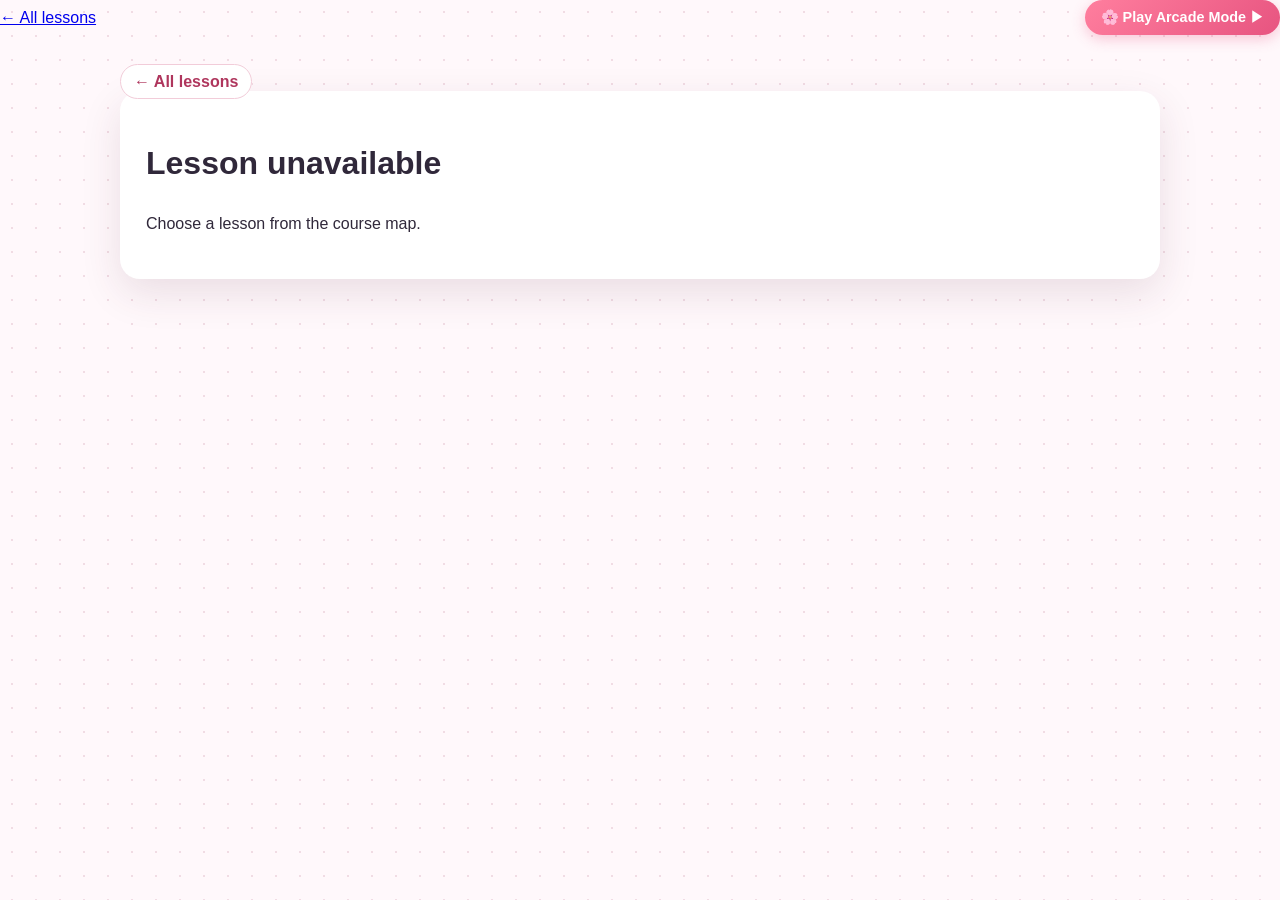
<file: lesson.html>
<!doctype html>
<html lang="ja">
<head>
  <meta charset="utf-8">
  <meta name="viewport" content="width=device-width,initial-scale=1">
  <title>Lesson | Minna Study Path</title>
  <link rel="stylesheet" href="assets/lesson-app.css">
  <style>
    .lesson-top-actions {
      display: flex;
      justify-content: space-between;
      align-items: center;
      margin-bottom: 20px;
      gap: 10px;
    }
    .arcade-launch-btn {
      display: inline-flex;
      align-items: center;
      gap: 6px;
      background: linear-gradient(135deg, #FF7E9E, #E75480);
      color: #FFF !important;
      font-weight: 850;
      font-size: 0.9rem;
      padding: 8px 16px;
      border-radius: 999px;
      text-decoration: none;
      box-shadow: 0 4px 14px rgba(231, 84, 128, 0.3);
      transition: transform 0.15s, box-shadow 0.15s;
    }
    .arcade-launch-btn:hover {
      transform: translateY(-2px);
      box-shadow: 0 6px 18px rgba(231, 84, 128, 0.4);
    }
  </style>
</head>
<body>
  <main class="shell lesson-shell">
    <div class="lesson-top-actions">
      <a class="back-link" href="index.html">← All lessons</a>
      <a class="arcade-launch-btn" id="arcade-link" href="Exercise.htm">🌸 Play Arcade Mode ▶</a>
    </div>
    <div id="lesson-app" aria-live="polite"><p class="loading">Loading lesson…</p></div>
  </main>
  <script>
    // Read the current lesson from the URL (defaults to 16 if none is specified)
    const currentLesson = new URLSearchParams(window.location.search).get('lesson') || '16';
    // Update the button so it opens Arcade with the EXACT same lesson number
    document.getElementById('arcade-link').href = `Exercise.htm?lesson=${currentLesson}`;
  </script>
  <script src="assets/lesson-app.js"></script>
</body>
</html>
</file>
<file: assets/styles.css>
:root{--ink:#272338;--muted:#6d6980;--paper:#fffdfa;--pink:#e85984;--rose:#ffe6ed;--mint:#dff7ed;--line:#e8e3ec;--shadow:0 12px 32px #42234914;font-family:Inter,ui-sans-serif,system-ui,-apple-system,"Segoe UI",Meiryo,sans-serif}*{box-sizing:border-box}body{margin:0;color:var(--ink);background:#fff8fb;background-image:radial-gradient(#f2dce5 1px,transparent 1px);background-size:24px 24px}.shell{width:min(1040px,calc(100% - 32px));margin:auto;padding:44px 0 56px}.hero{background:linear-gradient(135deg,#fff 0%,#fff2f6 100%);border:1px solid #fff;border-radius:28px;padding:clamp(26px,6vw,62px);box-shadow:var(--shadow)}.eyebrow{letter-spacing:.12em;font-weight:800;font-size:.72rem;color:var(--pink);margin:0 0 12px}.hero h1{font-size:clamp(2rem,6vw,4rem);line-height:1.03;margin:0;max-width:720px}.lede{color:var(--muted);font-size:1.05rem;max-width:560px;line-height:1.55}.progress-wrap{display:flex;align-items:center;gap:14px;color:var(--muted);font-size:.9rem;font-weight:700;margin-top:24px}.progress{height:9px;flex:1;max-width:290px;background:#f6dae4;border-radius:99px;overflow:hidden}.progress i{display:block;height:100%;width:0;background:linear-gradient(90deg,#ee8baa,var(--pink));border-radius:inherit}.section-heading{display:flex;justify-content:space-between;align-items:end;gap:16px;margin:38px 0 15px}.section-heading h2{margin:0}.section-heading p{margin:0;color:var(--muted);font-size:.9rem}.lesson-grid{display:grid;grid-template-columns:repeat(auto-fill,minmax(155px,1fr));gap:12px}.lesson-card{background:var(--paper);border:1px solid var(--line);border-radius:18px;padding:17px;text-decoration:none;color:inherit;min-height:135px;display:flex;flex-direction:column;justify-content:space-between;box-shadow:0 3px 10px #42234908;transition:.18s transform,.18s box-shadow}.lesson-card.ready:hover,.lesson-card.ready:focus-visible{transform:translateY(-3px);box-shadow:var(--shadow)}.lesson-card.soon{opacity:.57}.lesson-number{font-size:.8rem;font-weight:800;color:var(--pink)}.lesson-card h3{font-size:1rem;margin:8px 0}.pill{align-self:flex-start;font-size:.72rem;padding:4px 8px;border-radius:999px;background:var(--mint);color:#176548;font-weight:800}.soon .pill{background:#f0edf2;color:var(--muted)}.next-step{margin-top:30px;padding:18px;background:#fff;border:1px dashed #dfb5c3;border-radius:16px;color:var(--muted);line-height:1.55}.next-step strong{color:var(--ink)}code{font-family:ui-monospace,SFMono-Regular,Consolas,monospace;color:#af315a;font-size:.9em}.back-link{display:inline-block;margin-bottom:20px;color:#a23a5d;font-weight:800;text-decoration:none}.lesson-header,.panel{background:var(--paper);border:1px solid var(--line);border-radius:22px;padding:clamp(20px,4vw,34px);box-shadow:var(--shadow)}.lesson-header{background:linear-gradient(135deg,#fff,#fff0f5)}.lesson-header h1{font-size:clamp(1.8rem,5vw,3rem);margin:8px 0}.lesson-header p{margin:0;color:var(--muted);line-height:1.55}.lesson-nav{position:sticky;top:8px;z-index:2;display:flex;gap:8px;overflow:auto;margin:16px 0}.lesson-nav a{white-space:nowrap;text-decoration:none;background:#fff;padding:9px 13px;border-radius:99px;color:#8e3a57;font-size:.88rem;font-weight:800;border:1px solid #f1d4de}.content-grid{display:grid;grid-template-columns:repeat(2,minmax(0,1fr));gap:16px}.panel{box-shadow:none}.panel.full{grid-column:1/-1}.panel h2{margin:0 0 16px;font-size:1.25rem}.vocab-list{display:grid;gap:8px}.vocab{padding:10px 0;border-bottom:1px solid var(--line)}.vocab:last-child{border:0}.word{font-weight:800;font-size:1.05rem}.reading,.example-jp{color:#a33b5d;font-size:.9rem}.meaning,.translation,.note{display:block;color:var(--muted);font-size:.9rem;margin-top:3px;line-height:1.45}.grammar{padding:13px;background:#fff7fa;border-radius:13px;margin-bottom:10px}.pattern{font-weight:850;color:#a83158}.grammar p{margin:6px 0 0;line-height:1.45;font-size:.93rem}.sentence{padding:11px 0;border-bottom:1px solid var(--line)}.sentence:last-child{border:0}.exercise{padding:14px;background:#f8fcfa;border:1px solid #d7ede1;border-radius:14px;margin-bottom:11px}.exercise p{margin:0 0 10px;font-weight:700}.choices{display:grid;gap:7px}.choice{font:inherit;text-align:left;border:1px solid #cfe5d8;background:#fff;padding:9px 11px;border-radius:10px;cursor:pointer}.choice:disabled{cursor:default}.choice.correct{background:#dff7ed;border-color:#3c9e72}.choice.wrong{background:#ffeaee;border-color:#e47791}.feedback{margin:9px 0 0;font-size:.88rem;color:var(--muted);line-height:1.4}.loading{color:var(--muted)}.error{padding:25px;background:#fff;border-radius:18px;line-height:1.6}@media(max-width:620px){.shell{width:min(100% - 24px,1040px);padding-top:22px}.section-heading{display:block}.section-heading p{margin-top:5px}.content-grid{grid-template-columns:1fr}.panel.full{grid-column:auto}}
</file>
<file: assets/lesson-app.css>
:root{--ink:#30283a;--muted:#766d7d;--paper:#fffdfd;--pink:#e85f8b;--pink-deep:#af365d;--pink-pale:#ffe8ef;--mint:#dff7ed;--mint-deep:#217153;--line:#eadfe5;--shadow:0 14px 40px rgba(83,37,57,.12);font-family:-apple-system,BlinkMacSystemFont,"Hiragino Sans","Yu Gothic",Meiryo,"Noto Sans JP",sans-serif}*{box-sizing:border-box}body{margin:0;background:#fff8fb;background-image:radial-gradient(#f1dce4 1.2px,transparent 1.2px);background-size:24px 24px;color:var(--ink)}button,input,textarea{font:inherit}.lesson-app{max-width:1040px;width:calc(100% - 28px);margin:auto;padding:18px 0 56px}.topline{display:flex;justify-content:space-between;align-items:center;gap:12px;margin-bottom:16px}.back{color:var(--pink-deep);text-decoration:none;font-weight:800;background:#fff;border:1px solid #f2ccd9;border-radius:999px;padding:8px 13px}.edition{font-size:.78rem;color:var(--muted);font-weight:700}.hero-card,.panel{background:var(--paper);border:1px solid var(--line);border-radius:24px;box-shadow:var(--shadow)}.hero-card{padding:clamp(22px,5vw,46px);background:linear-gradient(135deg,#fff,#fff0f5)}.eyebrow{margin:0;color:var(--pink);font-size:.75rem;font-weight:900;letter-spacing:.12em}.hero-card h1{margin:8px 0;font-size:clamp(2rem,6vw,3.7rem);line-height:1.05}.hero-card p:last-child{max-width:650px;line-height:1.55;color:var(--muted);margin-bottom:0}.lesson-tabs{display:flex;gap:8px;overflow:auto;position:sticky;top:8px;z-index:3;padding:15px 0;background:linear-gradient(#fff8fb 75%,transparent)}.tab{border:1px solid #f3ccd9;color:var(--pink-deep);background:#fff;padding:9px 13px;border-radius:999px;font-size:.9rem;font-weight:850;white-space:nowrap;cursor:pointer}.tab[aria-selected="true"]{background:var(--pink);color:#fff;border-color:var(--pink)}.tab-panel{display:none}.tab-panel.active{display:block}.panel{padding:clamp(18px,3.5vw,30px)}.panel h2{margin:0 0 8px;font-size:1.4rem}.helper{color:var(--muted);line-height:1.5;margin:0 0 20px}.study-grid{display:grid;grid-template-columns:1.1fr .9fr;gap:16px}.flashcard{min-height:330px;border:3px solid var(--pink-pale);background:linear-gradient(135deg,#fff,#fff7fa);border-radius:22px;display:grid;place-content:center;text-align:center;padding:24px;cursor:pointer}.flashcard .word{font-size:clamp(2.5rem,9vw,4.8rem);font-weight:900;line-height:1.3}.flashcard rt{font-size:.3em;color:var(--pink-deep);font-weight:800}.flashcard .meaning{font-size:1.5rem;font-weight:850;margin:14px 0 5px}.flashcard .example{max-width:420px;background:#fff;padding:12px;border-radius:13px;line-height:1.55}.flashcard .hint{font-size:.8rem;color:var(--muted);margin-top:18px}.controls{display:flex;flex-wrap:wrap;gap:9px;justify-content:center;margin-top:14px}.button{border:0;border-radius:999px;padding:10px 16px;cursor:pointer;color:#fff;background:var(--pink);font-weight:850;box-shadow:0 6px 16px #df779944}.button.secondary{background:#fff;color:var(--pink-deep);border:1px solid #efc4d1;box-shadow:none}.button.mint{background:#54bd8c;color:#073d26}.progress{height:9px;border-radius:9px;background:var(--pink-pale);overflow:hidden;margin-top:15px}.progress i{display:block;height:100%;background:linear-gradient(90deg,#77dcb0,var(--pink));transition:width .2s}.vocab-list{display:grid;grid-template-columns:repeat(auto-fit,minmax(190px,1fr));gap:10px}.vocab-item{padding:13px;border:1px solid var(--line);background:#fff;border-radius:14px}.vocab-item strong{font-size:1.1rem}.vocab-item rt{color:var(--pink-deep);font-size:.7em}.vocab-item span{display:block;color:var(--muted);font-size:.87rem;margin-top:4px}.grammar{display:grid;gap:12px}.grammar-card{padding:16px;background:#fff7fa;border-radius:15px;border-left:4px solid var(--pink)}.grammar-card h3{color:var(--pink-deep);margin:0 0 8px;font-size:1.08rem}.grammar-card p{line-height:1.55;margin:8px 0}.examples{padding:10px;background:#fff;border-radius:10px;line-height:1.55}.reading{padding:18px;background:#fff7fa;border-left:4px solid var(--pink);border-radius:13px;line-height:1.9;font-size:1.05rem}.translation{color:var(--muted);line-height:1.55;font-size:.92rem}.question{margin-top:15px;padding:15px;background:#f8fcfa;border:1px solid #d9eee2;border-radius:15px}.question p{font-weight:800;margin:0 0 10px}.answers{display:grid;gap:8px}.answer{border:1px solid #cde5d7;background:#fff;border-radius:10px;text-align:left;padding:10px;cursor:pointer}.answer:disabled{cursor:default}.answer.correct{background:#dff7ed;border-color:#55b786}.answer.wrong{background:#ffe8ed;border-color:#e7859c}.feedback{display:none;color:var(--muted);line-height:1.45;margin:10px 0 0;font-size:.9rem}.feedback.show{display:block}.quiz-box{max-width:650px;margin:auto;text-align:center}.quiz-word{font-size:clamp(2.4rem,8vw,4rem);font-weight:900;color:var(--pink-deep);margin:20px 0 4px}.quiz-reading{color:var(--muted);margin-bottom:20px}.quiz-score{font-weight:800;color:var(--mint-deep)}.writing{width:100%;min-height:150px;border:2px solid #f2cbd8;border-radius:14px;padding:13px;line-height:1.55;resize:vertical}.status{font-size:.85rem;color:var(--muted);min-height:1.4em;margin:9px 0}.model{display:none;margin-top:14px;padding:14px;background:var(--mint);border-radius:13px;line-height:1.6}.toggle{display:flex;align-items:center;gap:8px;color:var(--muted);font-size:.88rem;font-weight:700}.error{padding:26px;background:#fff;border-radius:20px;box-shadow:var(--shadow);line-height:1.6}@media(max-width:700px){.study-grid{grid-template-columns:1fr}.edition{display:none}.flashcard{min-height:275px}.lesson-app{width:calc(100% - 20px)}}
</file>
